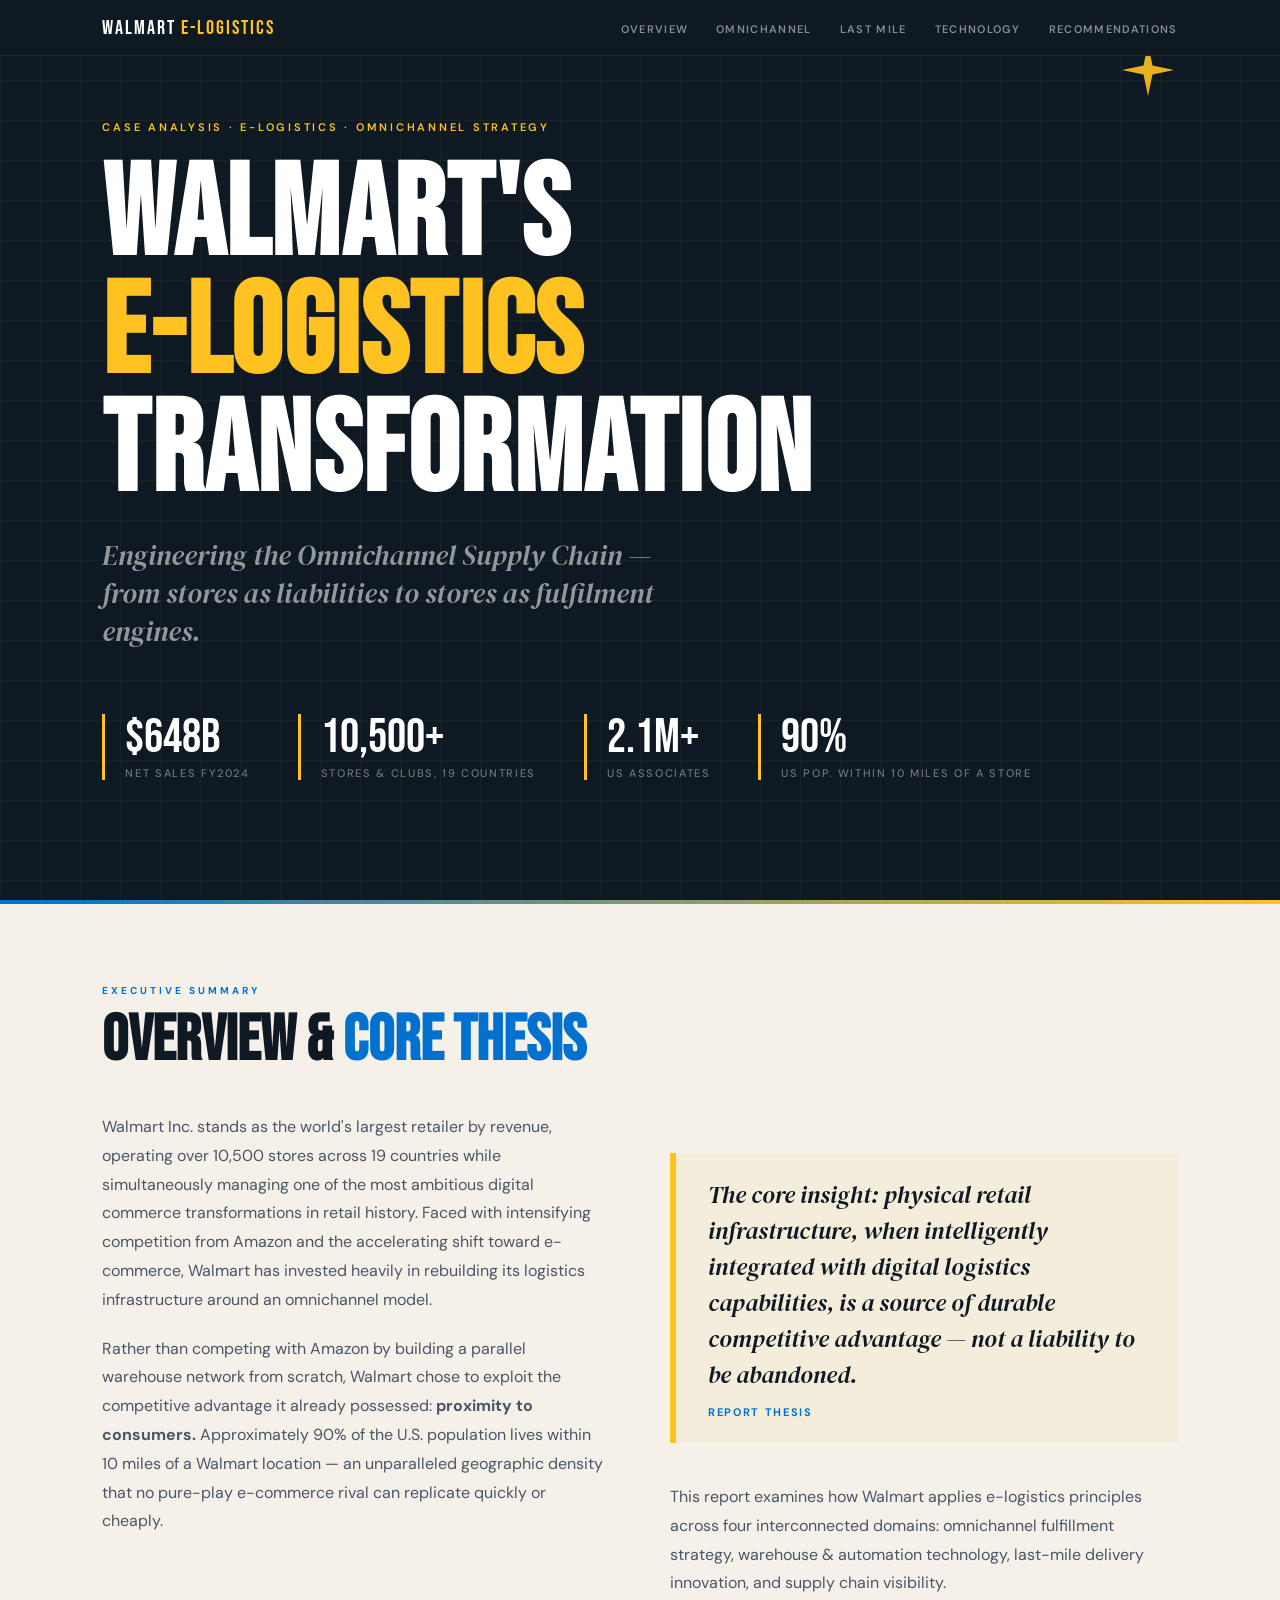
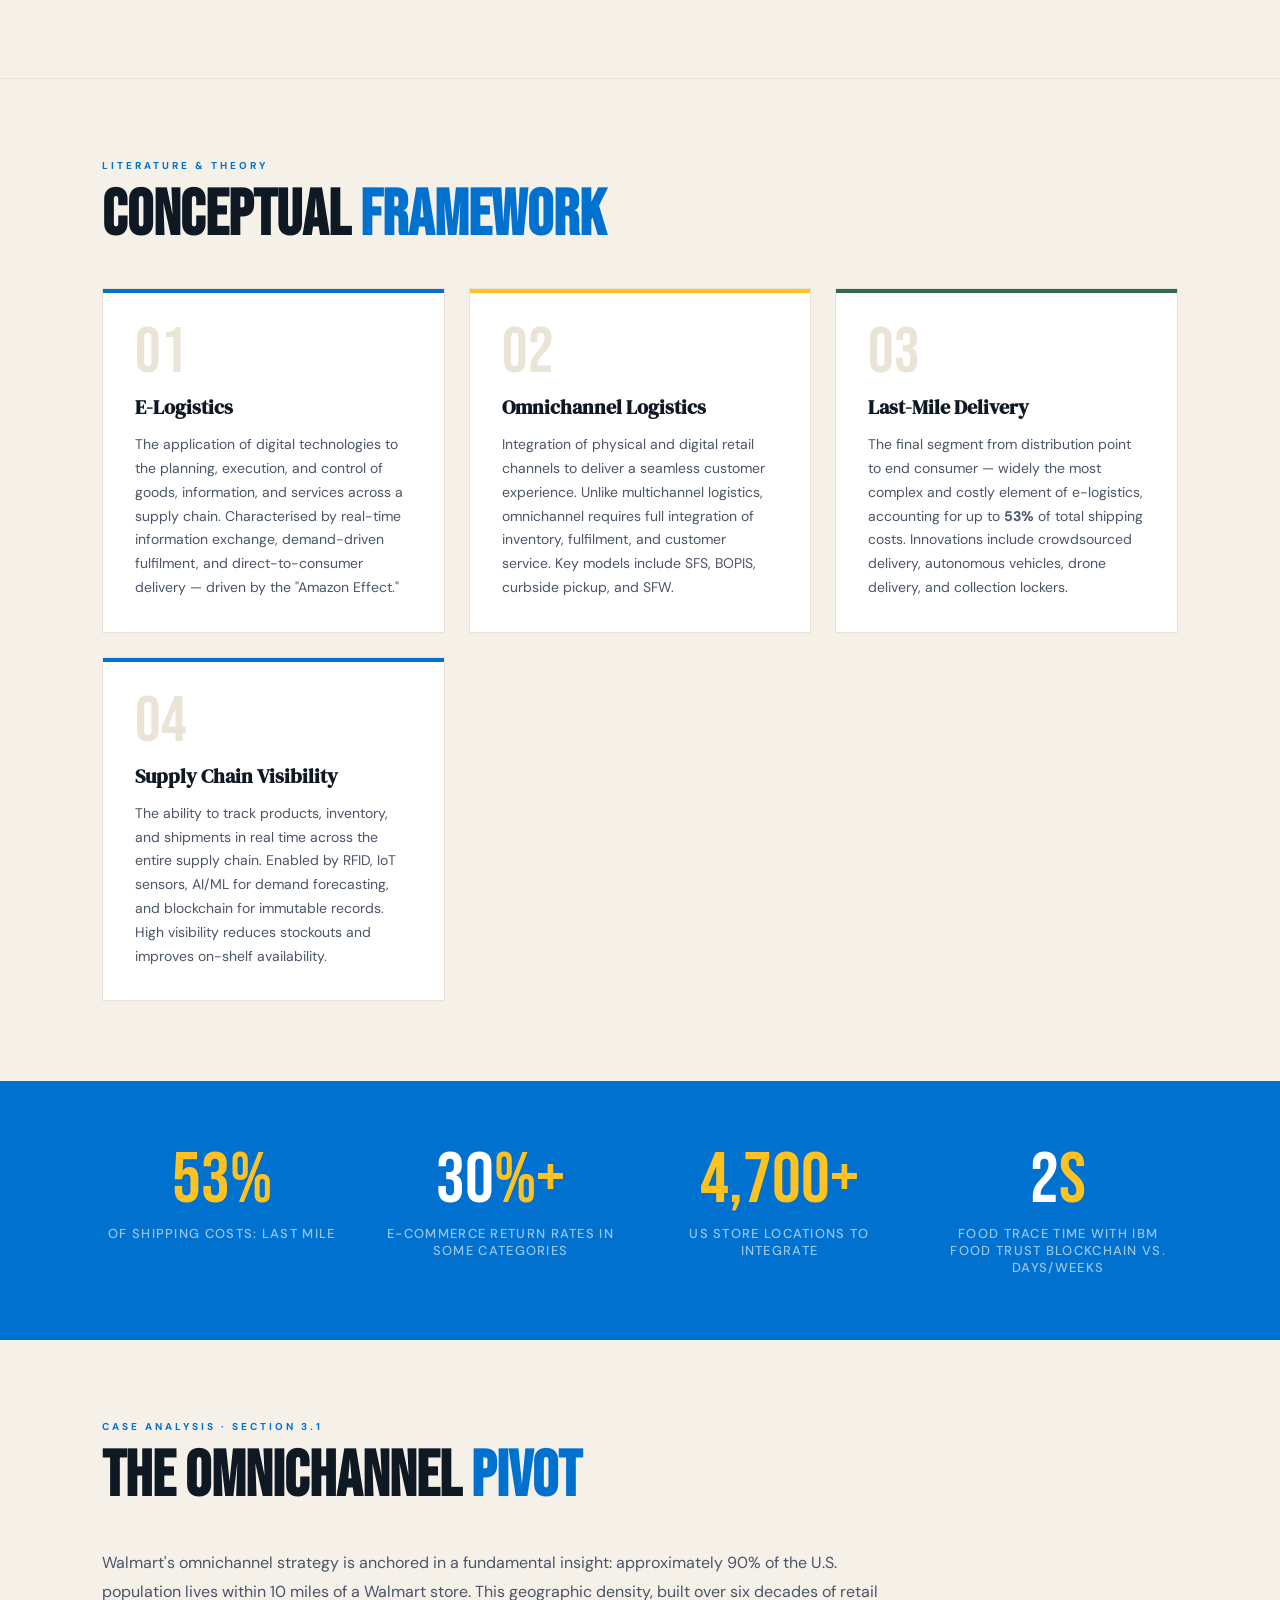
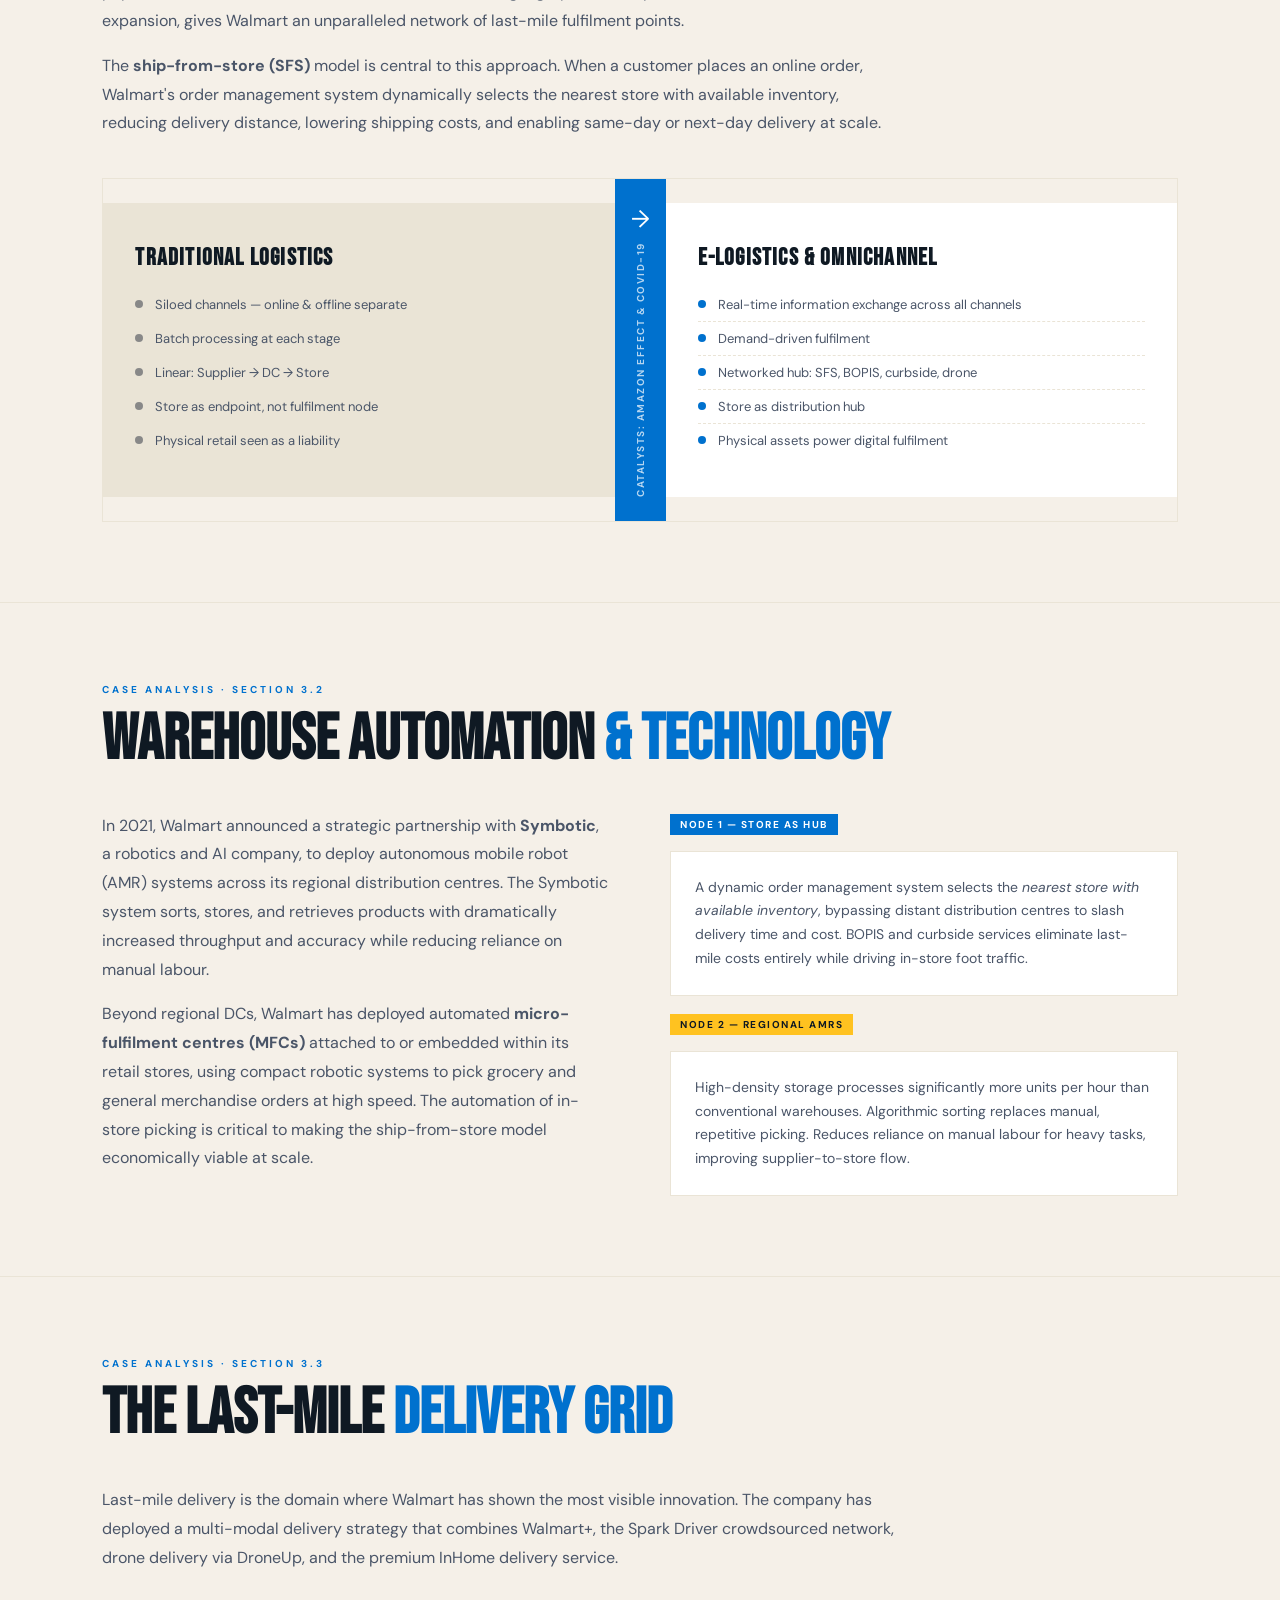
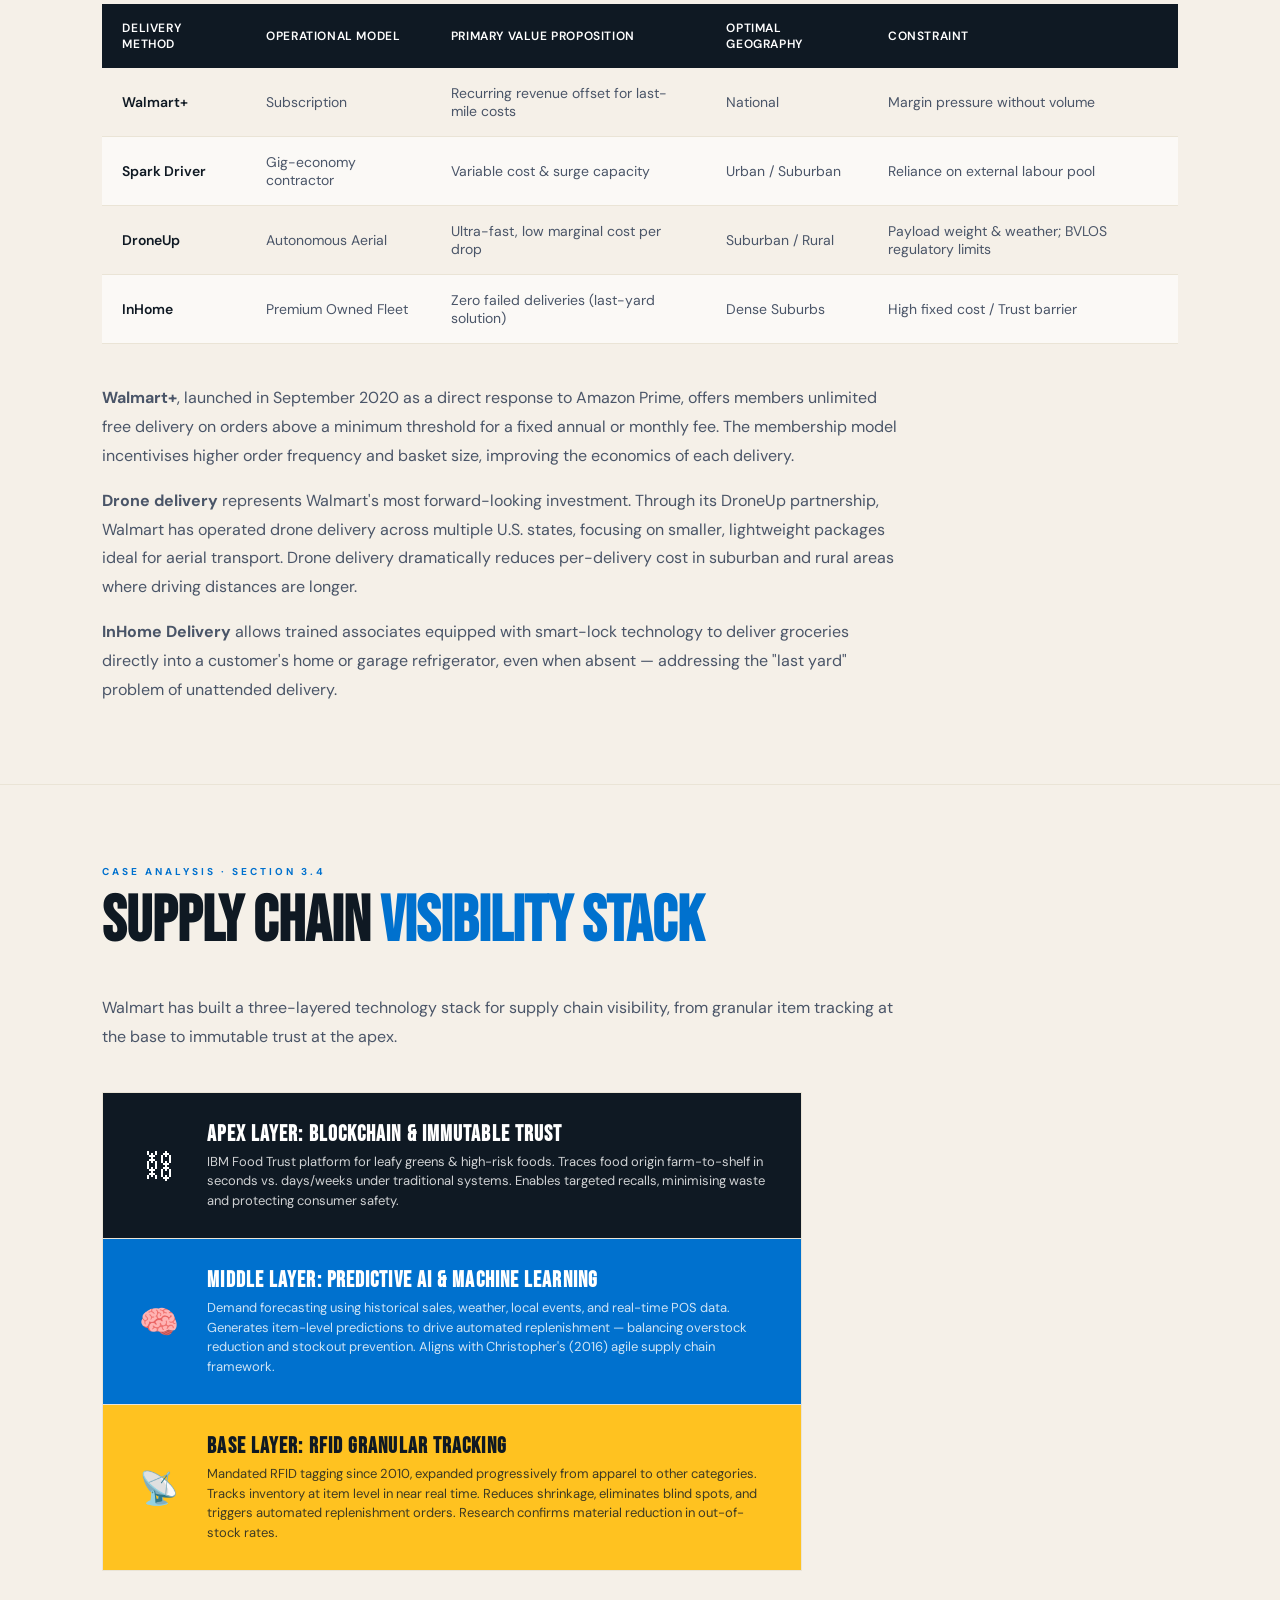
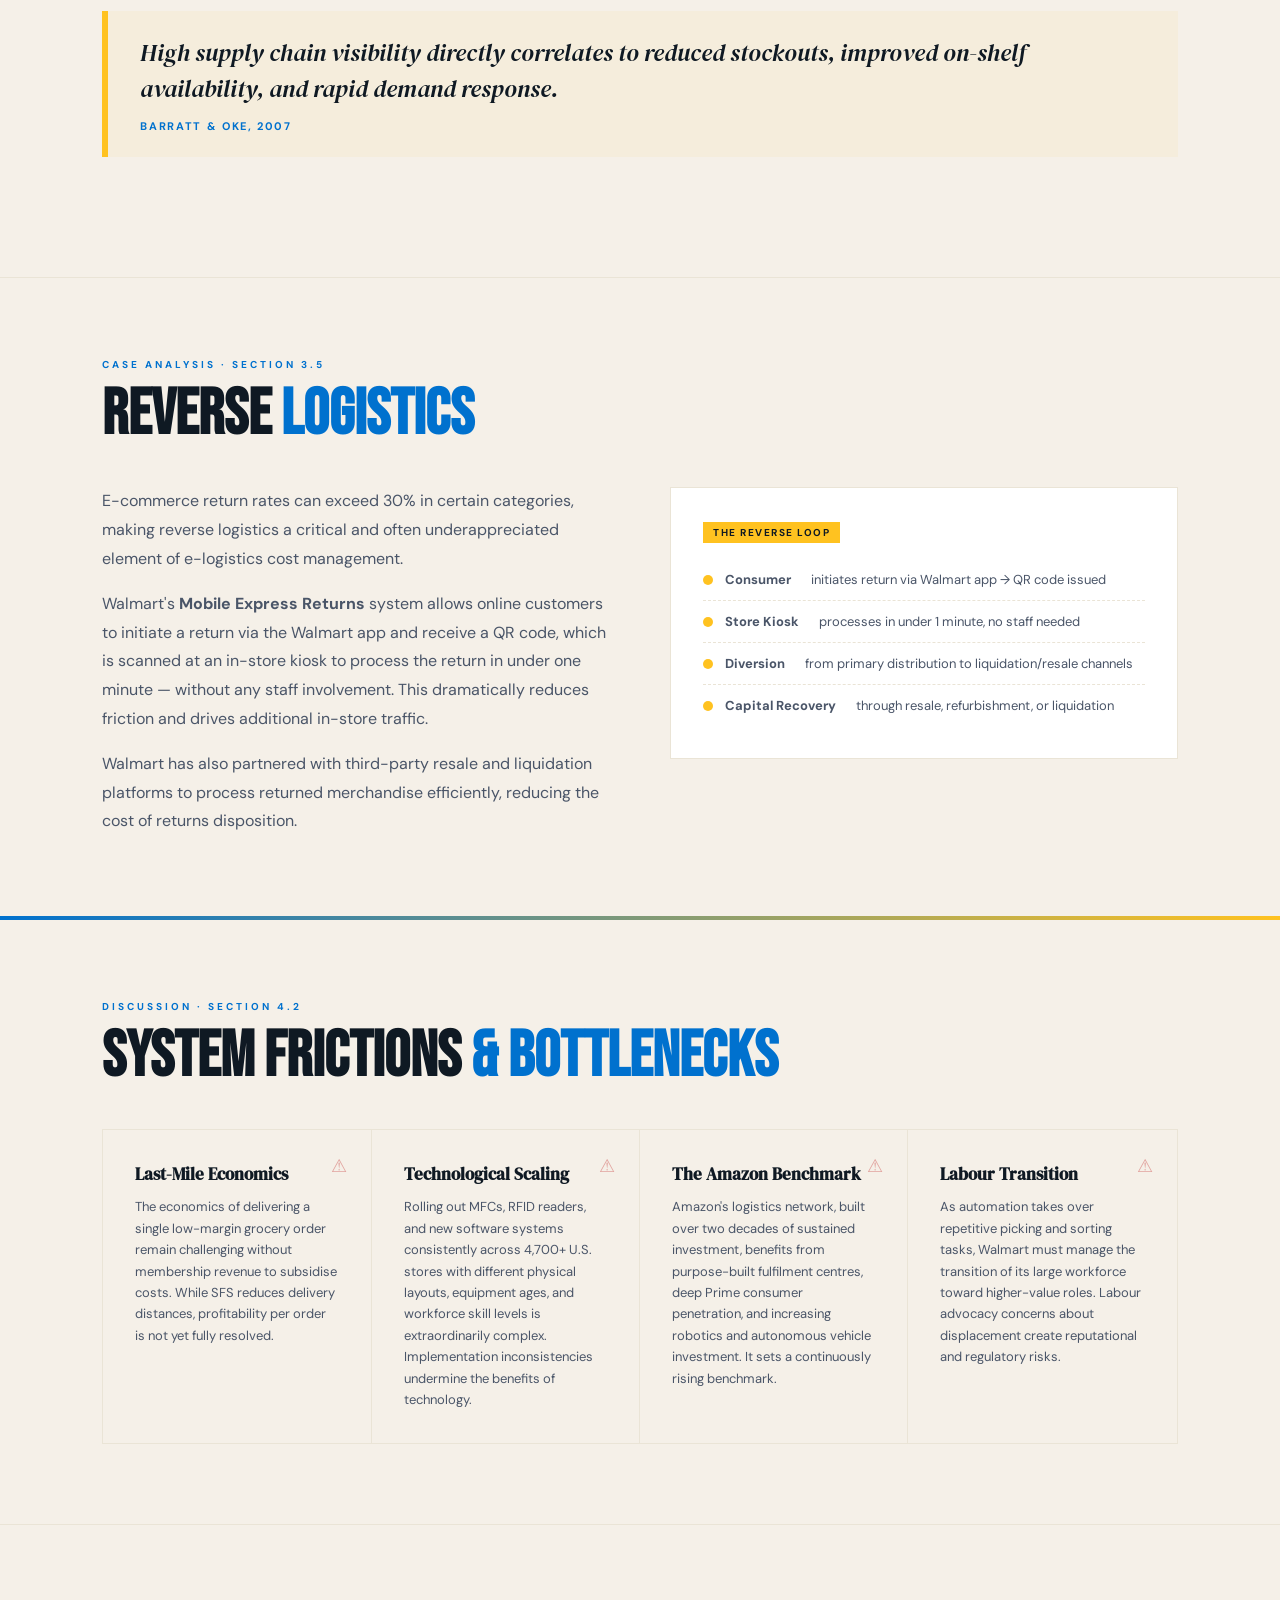
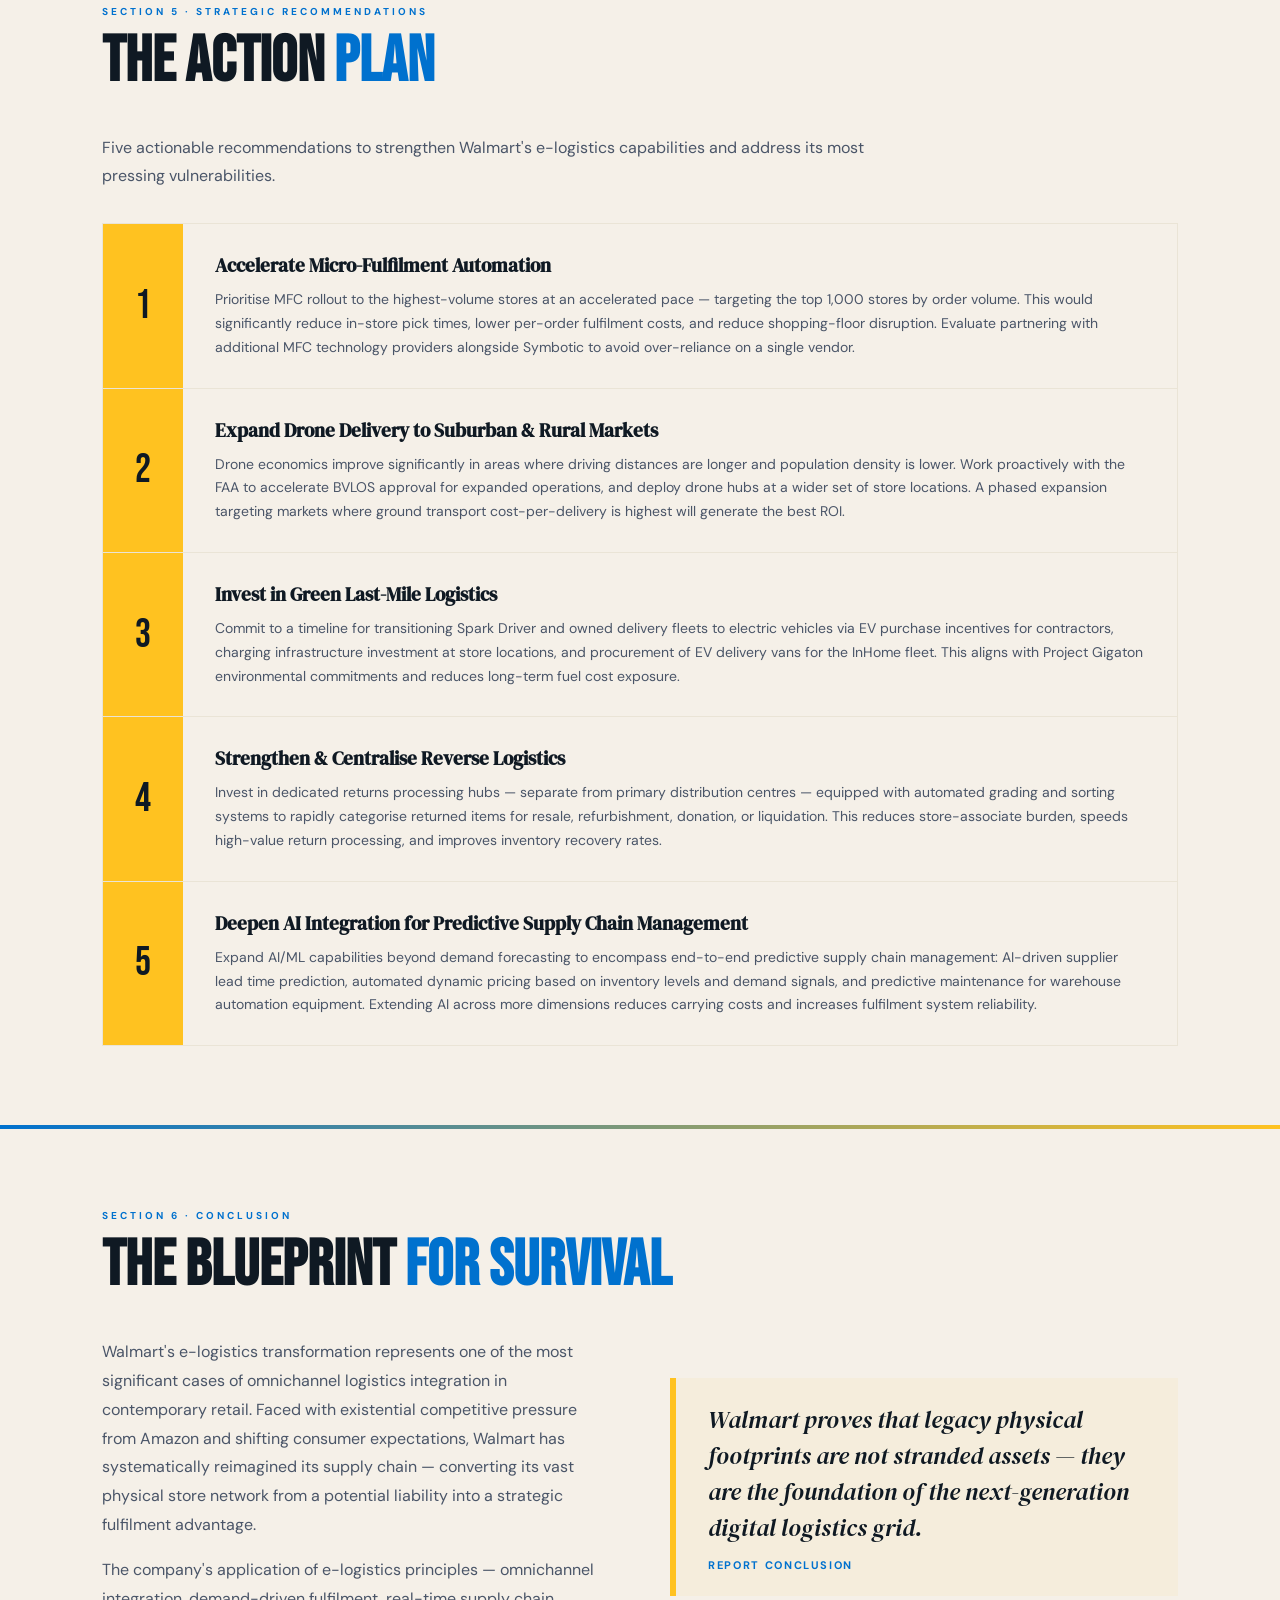
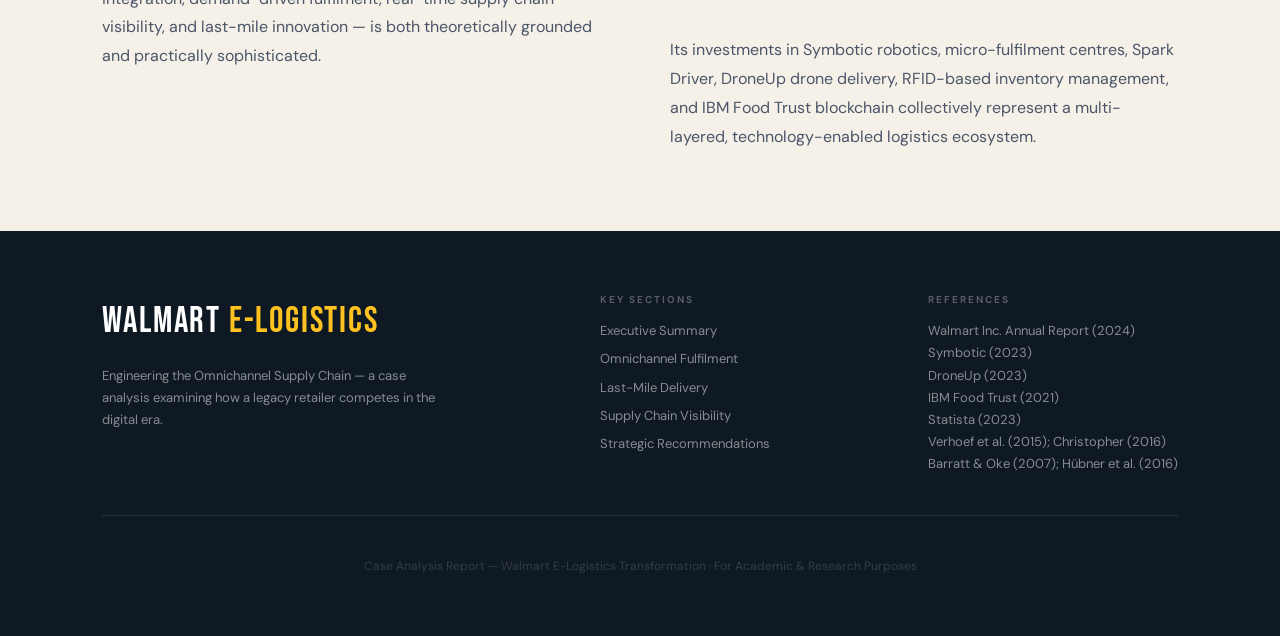
<file: elog/index.html>
<!DOCTYPE html>
<html lang="en">
<head>
<meta charset="UTF-8">
<meta name="viewport" content="width=device-width, initial-scale=1.0">
<title>Walmart's E-Logistics Case Analysis</title>
<link href="https://fonts.googleapis.com/css2?family=Bebas+Neue&family=DM+Serif+Display:ital@0;1&family=DM+Sans:wght@300;400;500;600&display=swap" rel="stylesheet">
<style>
  :root {
    --walmart-blue: #0071CE;
    --walmart-gold: #FFC220;
    --ink: #0F1923;
    --paper: #F5F0E8;
    --paper-dark: #EAE4D6;
    --slate: #4A5568;
    --accent-green: #2D6A4F;
    --grid-color: rgba(0,113,206,0.08);
  }

  *, *::before, *::after { box-sizing: border-box; margin: 0; padding: 0; }

  body {
    font-family: 'DM Sans', sans-serif;
    background: var(--paper);
    color: var(--ink);
    overflow-x: hidden;
  }

  /* Grid texture overlay */
  body::before {
    content: '';
    position: fixed;
    inset: 0;
    background-image:
      linear-gradient(var(--grid-color) 1px, transparent 1px),
      linear-gradient(90deg, var(--grid-color) 1px, transparent 1px);
    background-size: 40px 40px;
    pointer-events: none;
    z-index: 0;
  }

  /* ── HERO ── */
  .hero {
    position: relative;
    min-height: 100vh;
    display: flex;
    flex-direction: column;
    justify-content: center;
    padding: 80px 8vw;
    background: var(--ink);
    overflow: hidden;
  }

  .hero::before {
    content: '';
    position: absolute;
    inset: 0;
    background-image:
      linear-gradient(rgba(255,194,32,0.05) 1px, transparent 1px),
      linear-gradient(90deg, rgba(255,194,32,0.05) 1px, transparent 1px);
    background-size: 40px 40px;
  }

  .hero-spark {
    position: absolute;
    top: 40px;
    right: 8vw;
    width: 60px;
    height: 60px;
    opacity: 0.9;
    animation: spin 20s linear infinite;
  }

  @keyframes spin { to { transform: rotate(360deg); } }

  .hero-eyebrow {
    font-family: 'DM Sans', sans-serif;
    font-size: 11px;
    font-weight: 600;
    letter-spacing: 0.25em;
    text-transform: uppercase;
    color: var(--walmart-gold);
    margin-bottom: 24px;
    animation: fadeUp 0.6s ease both;
  }

  .hero h1 {
    font-family: 'Bebas Neue', sans-serif;
    font-size: clamp(56px, 10vw, 130px);
    line-height: 0.92;
    color: #fff;
    letter-spacing: 0.01em;
    animation: fadeUp 0.7s 0.1s ease both;
  }

  .hero h1 span { color: var(--walmart-gold); }

  .hero-sub {
    font-family: 'DM Serif Display', serif;
    font-style: italic;
    font-size: clamp(18px, 2.5vw, 28px);
    color: rgba(255,255,255,0.55);
    margin-top: 24px;
    max-width: 600px;
    animation: fadeUp 0.7s 0.2s ease both;
  }

  .hero-stats {
    display: flex;
    gap: 48px;
    margin-top: 64px;
    flex-wrap: wrap;
    animation: fadeUp 0.7s 0.3s ease both;
  }

  .hero-stat { border-left: 3px solid var(--walmart-gold); padding-left: 20px; }
  .hero-stat .num {
    font-family: 'Bebas Neue', sans-serif;
    font-size: 48px;
    color: #fff;
    line-height: 1;
  }
  .hero-stat .label {
    font-size: 11px;
    font-weight: 500;
    letter-spacing: 0.15em;
    text-transform: uppercase;
    color: rgba(255,255,255,0.4);
    margin-top: 4px;
  }

  @keyframes fadeUp {
    from { opacity: 0; transform: translateY(30px); }
    to   { opacity: 1; transform: translateY(0); }
  }

  /* ── SECTION WRAPPER ── */
  .section {
    position: relative;
    z-index: 1;
    padding: 80px 8vw;
    max-width: 1400px;
    margin: 0 auto;
  }

  .section-label {
    font-size: 10px;
    font-weight: 700;
    letter-spacing: 0.3em;
    text-transform: uppercase;
    color: var(--walmart-blue);
    margin-bottom: 12px;
  }

  .section-title {
    font-family: 'Bebas Neue', sans-serif;
    font-size: clamp(36px, 5vw, 64px);
    line-height: 1;
    color: var(--ink);
    margin-bottom: 40px;
  }

  .section-title span { color: var(--walmart-blue); }

  .prose {
    font-size: 16px;
    line-height: 1.8;
    color: var(--slate);
    max-width: 800px;
  }

  .prose + .prose { margin-top: 20px; }

  /* ── DIVIDER ── */
  .divider {
    border: none;
    border-top: 1px solid var(--paper-dark);
    margin: 0;
  }

  .divider-bold {
    border: none;
    height: 4px;
    background: linear-gradient(90deg, var(--walmart-blue) 0%, var(--walmart-gold) 100%);
    margin: 0;
  }

  /* ── STAT BAND ── */
  .stat-band {
    background: var(--walmart-blue);
    padding: 64px 8vw;
    display: grid;
    grid-template-columns: repeat(auto-fit, minmax(200px, 1fr));
    gap: 40px;
  }

  .band-stat { text-align: center; }
  .band-stat .big {
    font-family: 'Bebas Neue', sans-serif;
    font-size: 72px;
    color: #fff;
    line-height: 1;
  }
  .band-stat .big span { color: var(--walmart-gold); }
  .band-stat p {
    font-size: 13px;
    font-weight: 500;
    letter-spacing: 0.1em;
    text-transform: uppercase;
    color: rgba(255,255,255,0.6);
    margin-top: 8px;
  }

  /* ── CARD GRID ── */
  .card-grid {
    display: grid;
    grid-template-columns: repeat(auto-fit, minmax(280px, 1fr));
    gap: 24px;
    margin-top: 40px;
  }

  .card {
    background: #fff;
    border: 1px solid var(--paper-dark);
    padding: 32px;
    position: relative;
    transition: transform 0.2s, box-shadow 0.2s;
  }
  .card:hover { transform: translateY(-4px); box-shadow: 0 16px 40px rgba(0,0,0,0.08); }
  .card::before {
    content: '';
    position: absolute;
    top: 0; left: 0;
    width: 100%; height: 4px;
    background: var(--walmart-gold);
  }
  .card.blue::before { background: var(--walmart-blue); }
  .card.green::before { background: var(--accent-green); }

  .card-num {
    font-family: 'Bebas Neue', sans-serif;
    font-size: 64px;
    color: var(--paper-dark);
    line-height: 1;
    margin-bottom: 8px;
  }

  .card h3 {
    font-family: 'DM Serif Display', serif;
    font-size: 20px;
    color: var(--ink);
    margin-bottom: 12px;
  }

  .card p {
    font-size: 14px;
    line-height: 1.7;
    color: var(--slate);
  }

  /* ── TWO-COL LAYOUT ── */
  .two-col {
    display: grid;
    grid-template-columns: 1fr 1fr;
    gap: 60px;
    align-items: start;
    margin-top: 40px;
  }

  @media (max-width: 768px) {
    .two-col { grid-template-columns: 1fr; }
    .hero-stats { gap: 24px; }
  }

  /* ── DELIVERY MATRIX TABLE ── */
  .matrix-table {
    width: 100%;
    border-collapse: collapse;
    margin-top: 32px;
    font-size: 14px;
  }

  .matrix-table thead tr {
    background: var(--ink);
    color: #fff;
  }

  .matrix-table th {
    padding: 16px 20px;
    text-align: left;
    font-weight: 600;
    letter-spacing: 0.05em;
    font-size: 12px;
    text-transform: uppercase;
  }

  .matrix-table td {
    padding: 16px 20px;
    border-bottom: 1px solid var(--paper-dark);
    color: var(--slate);
  }

  .matrix-table tr:nth-child(even) td { background: rgba(255,255,255,0.6); }
  .matrix-table tr:hover td { background: rgba(0,113,206,0.04); }

  .matrix-table td:first-child {
    font-weight: 600;
    color: var(--ink);
  }

  /* ── TECH STACK PYRAMID ── */
  .pyramid-wrapper {
    margin-top: 40px;
    display: flex;
    flex-direction: column;
    gap: 0;
    max-width: 700px;
  }

  .pyramid-tier {
    display: flex;
    align-items: center;
    gap: 24px;
    padding: 28px 32px;
    border: 1px solid var(--paper-dark);
    border-bottom: none;
    transition: transform 0.2s;
  }
  .pyramid-tier:last-child { border-bottom: 1px solid var(--paper-dark); }
  .pyramid-tier:hover { transform: translateX(8px); }

  .tier-1 { background: var(--walmart-gold); }
  .tier-2 { background: var(--walmart-blue); color: #fff; }
  .tier-3 { background: var(--ink); color: #fff; }

  .tier-icon {
    font-size: 32px;
    flex-shrink: 0;
    width: 48px;
    text-align: center;
  }

  .tier-text h4 {
    font-family: 'Bebas Neue', sans-serif;
    font-size: 22px;
    letter-spacing: 0.05em;
  }

  .tier-text p {
    font-size: 13px;
    line-height: 1.5;
    opacity: 0.8;
    margin-top: 4px;
  }

  /* ── OMNICHANNEL PIVOT DIAGRAM ── */
  .pivot-diagram {
    display: grid;
    grid-template-columns: 1fr auto 1fr;
    gap: 0;
    align-items: center;
    margin-top: 40px;
    border: 1px solid var(--paper-dark);
    overflow: hidden;
  }

  .pivot-col {
    padding: 40px 32px;
  }

  .pivot-col.traditional { background: var(--paper-dark); }
  .pivot-col.modern { background: #fff; }

  .pivot-arrow {
    padding: 24px 16px;
    background: var(--walmart-blue);
    display: flex;
    flex-direction: column;
    align-items: center;
    justify-content: center;
    gap: 8px;
    color: #fff;
    font-size: 24px;
    min-height: 200px;
  }

  .pivot-arrow span {
    font-size: 10px;
    font-weight: 700;
    letter-spacing: 0.15em;
    text-transform: uppercase;
    writing-mode: vertical-rl;
    transform: rotate(180deg);
    opacity: 0.7;
  }

  .pivot-col h4 {
    font-family: 'Bebas Neue', sans-serif;
    font-size: 24px;
    color: var(--ink);
    margin-bottom: 16px;
    letter-spacing: 0.05em;
  }

  .flow-item {
    display: flex;
    align-items: center;
    gap: 12px;
    padding: 8px 0;
    font-size: 13px;
    color: var(--slate);
    border-bottom: 1px dashed var(--paper-dark);
  }
  .flow-item:last-child { border-bottom: none; }

  .flow-dot {
    width: 8px; height: 8px;
    border-radius: 50%;
    flex-shrink: 0;
  }

  /* ── CHALLENGE CARDS ── */
  .challenge-grid {
    display: grid;
    grid-template-columns: repeat(auto-fit, minmax(240px, 1fr));
    gap: 0;
    margin-top: 40px;
    border: 1px solid var(--paper-dark);
  }

  .challenge-item {
    padding: 32px;
    border-right: 1px solid var(--paper-dark);
    position: relative;
  }

  .challenge-item:last-child { border-right: none; }

  .challenge-item::before {
    content: '⚠';
    position: absolute;
    top: 24px;
    right: 24px;
    font-size: 18px;
    color: #C53030;
    opacity: 0.4;
  }

  .challenge-item h4 {
    font-family: 'DM Serif Display', serif;
    font-size: 17px;
    color: var(--ink);
    margin-bottom: 10px;
  }

  .challenge-item p {
    font-size: 13px;
    line-height: 1.65;
    color: var(--slate);
  }

  /* ── RECOMMENDATIONS ── */
  .rec-list { margin-top: 40px; }

  .rec-item {
    display: grid;
    grid-template-columns: 80px 1fr;
    gap: 0;
    border: 1px solid var(--paper-dark);
    margin-bottom: -1px;
    transition: background 0.2s;
  }

  .rec-item:hover { background: rgba(255,194,32,0.05); }

  .rec-num {
    background: var(--walmart-gold);
    display: flex;
    align-items: center;
    justify-content: center;
    font-family: 'Bebas Neue', sans-serif;
    font-size: 40px;
    color: var(--ink);
  }

  .rec-body { padding: 28px 32px; }

  .rec-body h4 {
    font-family: 'DM Serif Display', serif;
    font-size: 19px;
    color: var(--ink);
    margin-bottom: 10px;
  }

  .rec-body p {
    font-size: 14px;
    line-height: 1.7;
    color: var(--slate);
  }

  /* ── FOOTER ── */
  .footer {
    background: var(--ink);
    padding: 60px 8vw;
    color: rgba(255,255,255,0.5);
    font-size: 13px;
    line-height: 1.7;
    position: relative;
    z-index: 1;
  }

  .footer-top {
    display: flex;
    justify-content: space-between;
    align-items: flex-start;
    gap: 40px;
    flex-wrap: wrap;
    margin-bottom: 40px;
    padding-bottom: 40px;
    border-bottom: 1px solid rgba(255,255,255,0.1);
  }

  .footer-logo {
    font-family: 'Bebas Neue', sans-serif;
    font-size: 36px;
    color: #fff;
    letter-spacing: 0.05em;
  }

  .footer-logo span { color: var(--walmart-gold); }

  .footer h5 {
    font-size: 10px;
    font-weight: 700;
    letter-spacing: 0.2em;
    text-transform: uppercase;
    color: rgba(255,255,255,0.3);
    margin-bottom: 12px;
  }

  .footer a {
    color: rgba(255,255,255,0.5);
    text-decoration: none;
    display: block;
    margin-bottom: 6px;
    transition: color 0.2s;
  }
  .footer a:hover { color: var(--walmart-gold); }

  /* ── NAV ── */
  .top-nav {
    position: fixed;
    top: 0; left: 0; right: 0;
    z-index: 100;
    display: flex;
    align-items: center;
    justify-content: space-between;
    padding: 0 8vw;
    height: 56px;
    background: rgba(15,25,35,0.92);
    backdrop-filter: blur(12px);
    border-bottom: 1px solid rgba(255,255,255,0.08);
  }

  .nav-brand {
    font-family: 'Bebas Neue', sans-serif;
    font-size: 20px;
    color: #fff;
    letter-spacing: 0.1em;
  }
  .nav-brand span { color: var(--walmart-gold); }

  .nav-links {
    display: flex;
    gap: 28px;
    list-style: none;
  }

  .nav-links a {
    font-size: 11px;
    font-weight: 600;
    letter-spacing: 0.12em;
    text-transform: uppercase;
    color: rgba(255,255,255,0.5);
    text-decoration: none;
    transition: color 0.2s;
  }
  .nav-links a:hover { color: var(--walmart-gold); }

  @media (max-width: 640px) {
    .nav-links { display: none; }
    .pivot-diagram { grid-template-columns: 1fr; }
    .pivot-arrow { min-height: auto; }
    .challenge-item { border-right: none; border-bottom: 1px solid var(--paper-dark); }
    .challenge-item:last-child { border-bottom: none; }
    .matrix-table { font-size: 12px; }
    .matrix-table th, .matrix-table td { padding: 10px 12px; }
  }

  /* ── BLOCKQUOTE ── */
  .pull-quote {
    border-left: 6px solid var(--walmart-gold);
    padding: 24px 32px;
    margin: 40px 0;
    background: rgba(255,194,32,0.06);
  }

  .pull-quote p {
    font-family: 'DM Serif Display', serif;
    font-style: italic;
    font-size: clamp(18px, 2.5vw, 24px);
    line-height: 1.5;
    color: var(--ink);
  }

  .pull-quote cite {
    display: block;
    margin-top: 12px;
    font-size: 11px;
    font-weight: 700;
    letter-spacing: 0.15em;
    text-transform: uppercase;
    color: var(--walmart-blue);
    font-style: normal;
  }

  /* ── TAG ── */
  .tag {
    display: inline-block;
    background: var(--walmart-blue);
    color: #fff;
    font-size: 10px;
    font-weight: 700;
    letter-spacing: 0.15em;
    text-transform: uppercase;
    padding: 4px 10px;
    margin-bottom: 16px;
  }

  .tag.gold { background: var(--walmart-gold); color: var(--ink); }
  .tag.green { background: var(--accent-green); }

</style>
</head>
<body>

<!-- NAV -->
<nav class="top-nav">
  <div class="nav-brand">WALMART <span>E-LOGISTICS</span></div>
  <ul class="nav-links">
    <li><a href="#overview">Overview</a></li>
    <li><a href="#omnichannel">Omnichannel</a></li>
    <li><a href="#lastmile">Last Mile</a></li>
    <li><a href="#technology">Technology</a></li>
    <li><a href="#recommendations">Recommendations</a></li>
  </ul>
</nav>

<!-- HERO -->
<section class="hero">
  <!-- Walmart spark icon -->
  <svg class="hero-spark" viewBox="0 0 60 60" fill="none" xmlns="http://www.w3.org/2000/svg">
    <path d="M30 4L34.5 25.5L56 30L34.5 34.5L30 56L25.5 34.5L4 30L25.5 25.5L30 4Z" fill="#FFC220"/>
  </svg>

  <div class="hero-eyebrow">Case Analysis · E-Logistics · Omnichannel Strategy</div>
  <h1>WALMART'S<br><span>E-LOGISTICS</span><br>TRANSFORMATION</h1>
  <p class="hero-sub">Engineering the Omnichannel Supply Chain — from stores as liabilities to stores as fulfilment engines.</p>

  <div class="hero-stats">
    <div class="hero-stat">
      <div class="num">$648B</div>
      <div class="label">Net Sales FY2024</div>
    </div>
    <div class="hero-stat">
      <div class="num">10,500+</div>
      <div class="label">Stores & Clubs, 19 Countries</div>
    </div>
    <div class="hero-stat">
      <div class="num">2.1M+</div>
      <div class="label">US Associates</div>
    </div>
    <div class="hero-stat">
      <div class="num">90%</div>
      <div class="label">US Pop. within 10 miles of a Store</div>
    </div>
  </div>
</section>

<div class="divider-bold"></div>

<!-- ── EXECUTIVE SUMMARY ── -->
<section class="section" id="overview">
  <div class="section-label">Executive Summary</div>
  <h2 class="section-title">OVERVIEW &amp; <span>CORE THESIS</span></h2>

  <div class="two-col">
    <div>
      <p class="prose">Walmart Inc. stands as the world's largest retailer by revenue, operating over 10,500 stores across 19 countries while simultaneously managing one of the most ambitious digital commerce transformations in retail history. Faced with intensifying competition from Amazon and the accelerating shift toward e-commerce, Walmart has invested heavily in rebuilding its logistics infrastructure around an omnichannel model.</p>
      <p class="prose" style="margin-top:20px">Rather than competing with Amazon by building a parallel warehouse network from scratch, Walmart chose to exploit the competitive advantage it already possessed: <strong>proximity to consumers.</strong> Approximately 90% of the U.S. population lives within 10 miles of a Walmart location — an unparalleled geographic density that no pure-play e-commerce rival can replicate quickly or cheaply.</p>
    </div>
    <div>
      <div class="pull-quote">
        <p>The core insight: physical retail infrastructure, when intelligently integrated with digital logistics capabilities, is a source of durable competitive advantage — not a liability to be abandoned.</p>
        <cite>Report Thesis</cite>
      </div>
      <p class="prose" style="margin-top:20px">This report examines how Walmart applies e-logistics principles across four interconnected domains: omnichannel fulfillment strategy, warehouse &amp; automation technology, last-mile delivery innovation, and supply chain visibility.</p>
    </div>
  </div>
</section>

<hr class="divider">

<!-- ── CONCEPTUAL FRAMEWORK ── -->
<section class="section">
  <div class="section-label">Literature &amp; Theory</div>
  <h2 class="section-title">CONCEPTUAL <span>FRAMEWORK</span></h2>

  <div class="card-grid">
    <div class="card blue">
      <div class="card-num">01</div>
      <h3>E-Logistics</h3>
      <p>The application of digital technologies to the planning, execution, and control of goods, information, and services across a supply chain. Characterised by real-time information exchange, demand-driven fulfilment, and direct-to-consumer delivery — driven by the "Amazon Effect."</p>
    </div>
    <div class="card">
      <div class="card-num">02</div>
      <h3>Omnichannel Logistics</h3>
      <p>Integration of physical and digital retail channels to deliver a seamless customer experience. Unlike multichannel logistics, omnichannel requires full integration of inventory, fulfilment, and customer service. Key models include SFS, BOPIS, curbside pickup, and SFW.</p>
    </div>
    <div class="card green">
      <div class="card-num">03</div>
      <h3>Last-Mile Delivery</h3>
      <p>The final segment from distribution point to end consumer — widely the most complex and costly element of e-logistics, accounting for up to <strong>53%</strong> of total shipping costs. Innovations include crowdsourced delivery, autonomous vehicles, drone delivery, and collection lockers.</p>
    </div>
    <div class="card blue">
      <div class="card-num">04</div>
      <h3>Supply Chain Visibility</h3>
      <p>The ability to track products, inventory, and shipments in real time across the entire supply chain. Enabled by RFID, IoT sensors, AI/ML for demand forecasting, and blockchain for immutable records. High visibility reduces stockouts and improves on-shelf availability.</p>
    </div>
  </div>
</section>

<div class="stat-band">
  <div class="band-stat">
    <div class="big"><span>53%</span></div>
    <p>of shipping costs: last mile</p>
  </div>
  <div class="band-stat">
    <div class="big">30<span>%+</span></div>
    <p>e-commerce return rates in some categories</p>
  </div>
  <div class="band-stat">
    <div class="big"><span>4,700+</span></div>
    <p>US store locations to integrate</p>
  </div>
  <div class="band-stat">
    <div class="big">2<span>s</span></div>
    <p>food trace time with IBM Food Trust blockchain vs. days/weeks</p>
  </div>
</div>

<!-- ── OMNICHANNEL ── -->
<section class="section" id="omnichannel">
  <div class="section-label">Case Analysis · Section 3.1</div>
  <h2 class="section-title">THE OMNICHANNEL <span>PIVOT</span></h2>

  <p class="prose">Walmart's omnichannel strategy is anchored in a fundamental insight: approximately 90% of the U.S. population lives within 10 miles of a Walmart store. This geographic density, built over six decades of retail expansion, gives Walmart an unparalleled network of last-mile fulfilment points.</p>
  <p class="prose" style="margin-top:16px">The <strong>ship-from-store (SFS)</strong> model is central to this approach. When a customer places an online order, Walmart's order management system dynamically selects the nearest store with available inventory, reducing delivery distance, lowering shipping costs, and enabling same-day or next-day delivery at scale.</p>

  <!-- Pivot diagram -->
  <div class="pivot-diagram">
    <div class="pivot-col traditional">
      <h4>Traditional Logistics</h4>
      <div class="flow-item"><div class="flow-dot" style="background:#888"></div>Siloed channels — online &amp; offline separate</div>
      <div class="flow-item"><div class="flow-dot" style="background:#888"></div>Batch processing at each stage</div>
      <div class="flow-item"><div class="flow-dot" style="background:#888"></div>Linear: Supplier → DC → Store</div>
      <div class="flow-item"><div class="flow-dot" style="background:#888"></div>Store as endpoint, not fulfilment node</div>
      <div class="flow-item"><div class="flow-dot" style="background:#888"></div>Physical retail seen as a liability</div>
    </div>
    <div class="pivot-arrow">
      →
      <span>Catalysts: Amazon Effect &amp; COVID-19</span>
    </div>
    <div class="pivot-col modern">
      <h4>E-Logistics &amp; Omnichannel</h4>
      <div class="flow-item"><div class="flow-dot" style="background:var(--walmart-blue)"></div>Real-time information exchange across all channels</div>
      <div class="flow-item"><div class="flow-dot" style="background:var(--walmart-blue)"></div>Demand-driven fulfilment</div>
      <div class="flow-item"><div class="flow-dot" style="background:var(--walmart-blue)"></div>Networked hub: SFS, BOPIS, curbside, drone</div>
      <div class="flow-item"><div class="flow-dot" style="background:var(--walmart-blue)"></div>Store as distribution hub</div>
      <div class="flow-item"><div class="flow-dot" style="background:var(--walmart-blue)"></div>Physical assets power digital fulfilment</div>
    </div>
  </div>
</section>

<hr class="divider">

<!-- ── WAREHOUSE AUTOMATION ── -->
<section class="section">
  <div class="section-label">Case Analysis · Section 3.2</div>
  <h2 class="section-title">WAREHOUSE AUTOMATION <span>&amp; TECHNOLOGY</span></h2>

  <div class="two-col">
    <div>
      <p class="prose">In 2021, Walmart announced a strategic partnership with <strong>Symbotic</strong>, a robotics and AI company, to deploy autonomous mobile robot (AMR) systems across its regional distribution centres. The Symbotic system sorts, stores, and retrieves products with dramatically increased throughput and accuracy while reducing reliance on manual labour.</p>
      <p class="prose" style="margin-top:16px">Beyond regional DCs, Walmart has deployed automated <strong>micro-fulfilment centres (MFCs)</strong> attached to or embedded within its retail stores, using compact robotic systems to pick grocery and general merchandise orders at high speed. The automation of in-store picking is critical to making the ship-from-store model economically viable at scale.</p>
    </div>
    <div>
      <div class="tag">Node 1 — Store as Hub</div>
      <div style="background:#fff; border:1px solid var(--paper-dark); padding:24px; margin-bottom:16px;">
        <p style="font-size:14px;color:var(--slate);line-height:1.7">A dynamic order management system selects the <em>nearest store with available inventory</em>, bypassing distant distribution centres to slash delivery time and cost. BOPIS and curbside services eliminate last-mile costs entirely while driving in-store foot traffic.</p>
      </div>
      <div class="tag gold">Node 2 — Regional AMRs</div>
      <div style="background:#fff; border:1px solid var(--paper-dark); padding:24px;">
        <p style="font-size:14px;color:var(--slate);line-height:1.7">High-density storage processes significantly more units per hour than conventional warehouses. Algorithmic sorting replaces manual, repetitive picking. Reduces reliance on manual labour for heavy tasks, improving supplier-to-store flow.</p>
      </div>
    </div>
  </div>
</section>

<hr class="divider">

<!-- ── LAST MILE ── -->
<section class="section" id="lastmile">
  <div class="section-label">Case Analysis · Section 3.3</div>
  <h2 class="section-title">THE LAST-MILE <span>DELIVERY GRID</span></h2>

  <p class="prose">Last-mile delivery is the domain where Walmart has shown the most visible innovation. The company has deployed a multi-modal delivery strategy that combines Walmart+, the Spark Driver crowdsourced network, drone delivery via DroneUp, and the premium InHome delivery service.</p>

  <table class="matrix-table">
    <thead>
      <tr>
        <th>Delivery Method</th>
        <th>Operational Model</th>
        <th>Primary Value Proposition</th>
        <th>Optimal Geography</th>
        <th>Constraint</th>
      </tr>
    </thead>
    <tbody>
      <tr>
        <td>Walmart+</td>
        <td>Subscription</td>
        <td>Recurring revenue offset for last-mile costs</td>
        <td>National</td>
        <td>Margin pressure without volume</td>
      </tr>
      <tr>
        <td>Spark Driver</td>
        <td>Gig-economy contractor</td>
        <td>Variable cost &amp; surge capacity</td>
        <td>Urban / Suburban</td>
        <td>Reliance on external labour pool</td>
      </tr>
      <tr>
        <td>DroneUp</td>
        <td>Autonomous Aerial</td>
        <td>Ultra-fast, low marginal cost per drop</td>
        <td>Suburban / Rural</td>
        <td>Payload weight &amp; weather; BVLOS regulatory limits</td>
      </tr>
      <tr>
        <td>InHome</td>
        <td>Premium Owned Fleet</td>
        <td>Zero failed deliveries (last-yard solution)</td>
        <td>Dense Suburbs</td>
        <td>High fixed cost / Trust barrier</td>
      </tr>
    </tbody>
  </table>

  <div style="margin-top:40px">
    <p class="prose"><strong>Walmart+</strong>, launched in September 2020 as a direct response to Amazon Prime, offers members unlimited free delivery on orders above a minimum threshold for a fixed annual or monthly fee. The membership model incentivises higher order frequency and basket size, improving the economics of each delivery.</p>
    <p class="prose" style="margin-top:16px"><strong>Drone delivery</strong> represents Walmart's most forward-looking investment. Through its DroneUp partnership, Walmart has operated drone delivery across multiple U.S. states, focusing on smaller, lightweight packages ideal for aerial transport. Drone delivery dramatically reduces per-delivery cost in suburban and rural areas where driving distances are longer.</p>
    <p class="prose" style="margin-top:16px"><strong>InHome Delivery</strong> allows trained associates equipped with smart-lock technology to deliver groceries directly into a customer's home or garage refrigerator, even when absent — addressing the "last yard" problem of unattended delivery.</p>
  </div>
</section>

<hr class="divider">

<!-- ── TECH STACK ── -->
<section class="section" id="technology">
  <div class="section-label">Case Analysis · Section 3.4</div>
  <h2 class="section-title">SUPPLY CHAIN <span>VISIBILITY STACK</span></h2>

  <p class="prose">Walmart has built a three-layered technology stack for supply chain visibility, from granular item tracking at the base to immutable trust at the apex.</p>

  <div class="pyramid-wrapper">
    <div class="pyramid-tier tier-3">
      <div class="tier-icon">⛓</div>
      <div class="tier-text">
        <h4>Apex Layer: Blockchain &amp; Immutable Trust</h4>
        <p>IBM Food Trust platform for leafy greens &amp; high-risk foods. Traces food origin farm-to-shelf in seconds vs. days/weeks under traditional systems. Enables targeted recalls, minimising waste and protecting consumer safety.</p>
      </div>
    </div>
    <div class="pyramid-tier tier-2">
      <div class="tier-icon">🧠</div>
      <div class="tier-text">
        <h4>Middle Layer: Predictive AI &amp; Machine Learning</h4>
        <p>Demand forecasting using historical sales, weather, local events, and real-time POS data. Generates item-level predictions to drive automated replenishment — balancing overstock reduction and stockout prevention. Aligns with Christopher's (2016) agile supply chain framework.</p>
      </div>
    </div>
    <div class="pyramid-tier tier-1">
      <div class="tier-icon" style="color:var(--ink)">📡</div>
      <div class="tier-text" style="color:var(--ink)">
        <h4>Base Layer: RFID Granular Tracking</h4>
        <p>Mandated RFID tagging since 2010, expanded progressively from apparel to other categories. Tracks inventory at item level in near real time. Reduces shrinkage, eliminates blind spots, and triggers automated replenishment orders. Research confirms material reduction in out-of-stock rates.</p>
      </div>
    </div>
  </div>

  <div class="pull-quote" style="margin-top:40px">
    <p>High supply chain visibility directly correlates to reduced stockouts, improved on-shelf availability, and rapid demand response.</p>
    <cite>Barratt &amp; Oke, 2007</cite>
  </div>
</section>

<hr class="divider">

<!-- ── REVERSE LOGISTICS ── -->
<section class="section">
  <div class="section-label">Case Analysis · Section 3.5</div>
  <h2 class="section-title">REVERSE <span>LOGISTICS</span></h2>

  <div class="two-col">
    <div>
      <p class="prose">E-commerce return rates can exceed 30% in certain categories, making reverse logistics a critical and often underappreciated element of e-logistics cost management.</p>
      <p class="prose" style="margin-top:16px">Walmart's <strong>Mobile Express Returns</strong> system allows online customers to initiate a return via the Walmart app and receive a QR code, which is scanned at an in-store kiosk to process the return in under one minute — without any staff involvement. This dramatically reduces friction and drives additional in-store traffic.</p>
      <p class="prose" style="margin-top:16px">Walmart has also partnered with third-party resale and liquidation platforms to process returned merchandise efficiently, reducing the cost of returns disposition.</p>
    </div>
    <div>
      <div style="background:#fff; border:1px solid var(--paper-dark); padding:32px;">
        <div class="tag gold">The Reverse Loop</div>
        <div class="flow-item" style="padding:12px 0;"><div class="flow-dot" style="background:var(--walmart-gold);width:10px;height:10px"></div><strong style="margin-right:8px">Consumer</strong> initiates return via Walmart app → QR code issued</div>
        <div class="flow-item" style="padding:12px 0;"><div class="flow-dot" style="background:var(--walmart-gold);width:10px;height:10px"></div><strong style="margin-right:8px">Store Kiosk</strong> processes in under 1 minute, no staff needed</div>
        <div class="flow-item" style="padding:12px 0;"><div class="flow-dot" style="background:var(--walmart-gold);width:10px;height:10px"></div><strong style="margin-right:8px">Diversion</strong> from primary distribution to liquidation/resale channels</div>
        <div class="flow-item" style="padding:12px 0;border:none"><div class="flow-dot" style="background:var(--walmart-gold);width:10px;height:10px"></div><strong style="margin-right:8px">Capital Recovery</strong> through resale, refurbishment, or liquidation</div>
      </div>
    </div>
  </div>
</section>

<div class="divider-bold"></div>

<!-- ── CHALLENGES ── -->
<section class="section">
  <div class="section-label">Discussion · Section 4.2</div>
  <h2 class="section-title">SYSTEM FRICTIONS <span>&amp; BOTTLENECKS</span></h2>

  <div class="challenge-grid">
    <div class="challenge-item">
      <h4>Last-Mile Economics</h4>
      <p>The economics of delivering a single low-margin grocery order remain challenging without membership revenue to subsidise costs. While SFS reduces delivery distances, profitability per order is not yet fully resolved.</p>
    </div>
    <div class="challenge-item">
      <h4>Technological Scaling</h4>
      <p>Rolling out MFCs, RFID readers, and new software systems consistently across 4,700+ U.S. stores with different physical layouts, equipment ages, and workforce skill levels is extraordinarily complex. Implementation inconsistencies undermine the benefits of technology.</p>
    </div>
    <div class="challenge-item">
      <h4>The Amazon Benchmark</h4>
      <p>Amazon's logistics network, built over two decades of sustained investment, benefits from purpose-built fulfilment centres, deep Prime consumer penetration, and increasing robotics and autonomous vehicle investment. It sets a continuously rising benchmark.</p>
    </div>
    <div class="challenge-item">
      <h4>Labour Transition</h4>
      <p>As automation takes over repetitive picking and sorting tasks, Walmart must manage the transition of its large workforce toward higher-value roles. Labour advocacy concerns about displacement create reputational and regulatory risks.</p>
    </div>
  </div>
</section>

<hr class="divider">

<!-- ── RECOMMENDATIONS ── -->
<section class="section" id="recommendations">
  <div class="section-label">Section 5 · Strategic Recommendations</div>
  <h2 class="section-title">THE ACTION <span>PLAN</span></h2>
  <p class="prose">Five actionable recommendations to strengthen Walmart's e-logistics capabilities and address its most pressing vulnerabilities.</p>

  <div class="rec-list" style="margin-top:32px">
    <div class="rec-item">
      <div class="rec-num">1</div>
      <div class="rec-body">
        <h4>Accelerate Micro-Fulfilment Automation</h4>
        <p>Prioritise MFC rollout to the highest-volume stores at an accelerated pace — targeting the top 1,000 stores by order volume. This would significantly reduce in-store pick times, lower per-order fulfilment costs, and reduce shopping-floor disruption. Evaluate partnering with additional MFC technology providers alongside Symbotic to avoid over-reliance on a single vendor.</p>
      </div>
    </div>
    <div class="rec-item">
      <div class="rec-num">2</div>
      <div class="rec-body">
        <h4>Expand Drone Delivery to Suburban &amp; Rural Markets</h4>
        <p>Drone economics improve significantly in areas where driving distances are longer and population density is lower. Work proactively with the FAA to accelerate BVLOS approval for expanded operations, and deploy drone hubs at a wider set of store locations. A phased expansion targeting markets where ground transport cost-per-delivery is highest will generate the best ROI.</p>
      </div>
    </div>
    <div class="rec-item">
      <div class="rec-num">3</div>
      <div class="rec-body">
        <h4>Invest in Green Last-Mile Logistics</h4>
        <p>Commit to a timeline for transitioning Spark Driver and owned delivery fleets to electric vehicles via EV purchase incentives for contractors, charging infrastructure investment at store locations, and procurement of EV delivery vans for the InHome fleet. This aligns with Project Gigaton environmental commitments and reduces long-term fuel cost exposure.</p>
      </div>
    </div>
    <div class="rec-item">
      <div class="rec-num">4</div>
      <div class="rec-body">
        <h4>Strengthen &amp; Centralise Reverse Logistics</h4>
        <p>Invest in dedicated returns processing hubs — separate from primary distribution centres — equipped with automated grading and sorting systems to rapidly categorise returned items for resale, refurbishment, donation, or liquidation. This reduces store-associate burden, speeds high-value return processing, and improves inventory recovery rates.</p>
      </div>
    </div>
    <div class="rec-item">
      <div class="rec-num">5</div>
      <div class="rec-body">
        <h4>Deepen AI Integration for Predictive Supply Chain Management</h4>
        <p>Expand AI/ML capabilities beyond demand forecasting to encompass end-to-end predictive supply chain management: AI-driven supplier lead time prediction, automated dynamic pricing based on inventory levels and demand signals, and predictive maintenance for warehouse automation equipment. Extending AI across more dimensions reduces carrying costs and increases fulfilment system reliability.</p>
      </div>
    </div>
  </div>
</section>

<div class="divider-bold"></div>

<!-- ── CONCLUSION ── -->
<section class="section">
  <div class="section-label">Section 6 · Conclusion</div>
  <h2 class="section-title">THE BLUEPRINT <span>FOR SURVIVAL</span></h2>

  <div class="two-col">
    <div>
      <p class="prose">Walmart's e-logistics transformation represents one of the most significant cases of omnichannel logistics integration in contemporary retail. Faced with existential competitive pressure from Amazon and shifting consumer expectations, Walmart has systematically reimagined its supply chain — converting its vast physical store network from a potential liability into a strategic fulfilment advantage.</p>
      <p class="prose" style="margin-top:16px">The company's application of e-logistics principles — omnichannel integration, demand-driven fulfilment, real-time supply chain visibility, and last-mile innovation — is both theoretically grounded and practically sophisticated.</p>
    </div>
    <div>
      <div class="pull-quote">
        <p>Walmart proves that legacy physical footprints are not stranded assets — they are the foundation of the next-generation digital logistics grid.</p>
        <cite>Report Conclusion</cite>
      </div>
      <p class="prose" style="margin-top:20px">Its investments in Symbotic robotics, micro-fulfilment centres, Spark Driver, DroneUp drone delivery, RFID-based inventory management, and IBM Food Trust blockchain collectively represent a multi-layered, technology-enabled logistics ecosystem.</p>
    </div>
  </div>
</section>

<!-- ── FOOTER ── -->
<footer class="footer">
  <div class="footer-top">
    <div>
      <div class="footer-logo">WALMART <span>E-LOGISTICS</span></div>
      <p style="margin-top:12px;max-width:340px">Engineering the Omnichannel Supply Chain — a case analysis examining how a legacy retailer competes in the digital era.</p>
    </div>
    <div>
      <h5>Key Sections</h5>
      <a href="#overview">Executive Summary</a>
      <a href="#omnichannel">Omnichannel Fulfilment</a>
      <a href="#lastmile">Last-Mile Delivery</a>
      <a href="#technology">Supply Chain Visibility</a>
      <a href="#recommendations">Strategic Recommendations</a>
    </div>
    <div>
      <h5>References</h5>
      <p>Walmart Inc. Annual Report (2024)</p>
      <p>Symbotic (2023)</p>
      <p>DroneUp (2023)</p>
      <p>IBM Food Trust (2021)</p>
      <p>Statista (2023)</p>
      <p>Verhoef et al. (2015); Christopher (2016)</p>
      <p>Barratt &amp; Oke (2007); Hübner et al. (2016)</p>
    </div>
  </div>
  <p style="text-align:center;opacity:0.3;font-size:12px">Case Analysis Report — Walmart E-Logistics Transformation · For Academic &amp; Research Purposes</p>
</footer>

</body>
</html>
</file>
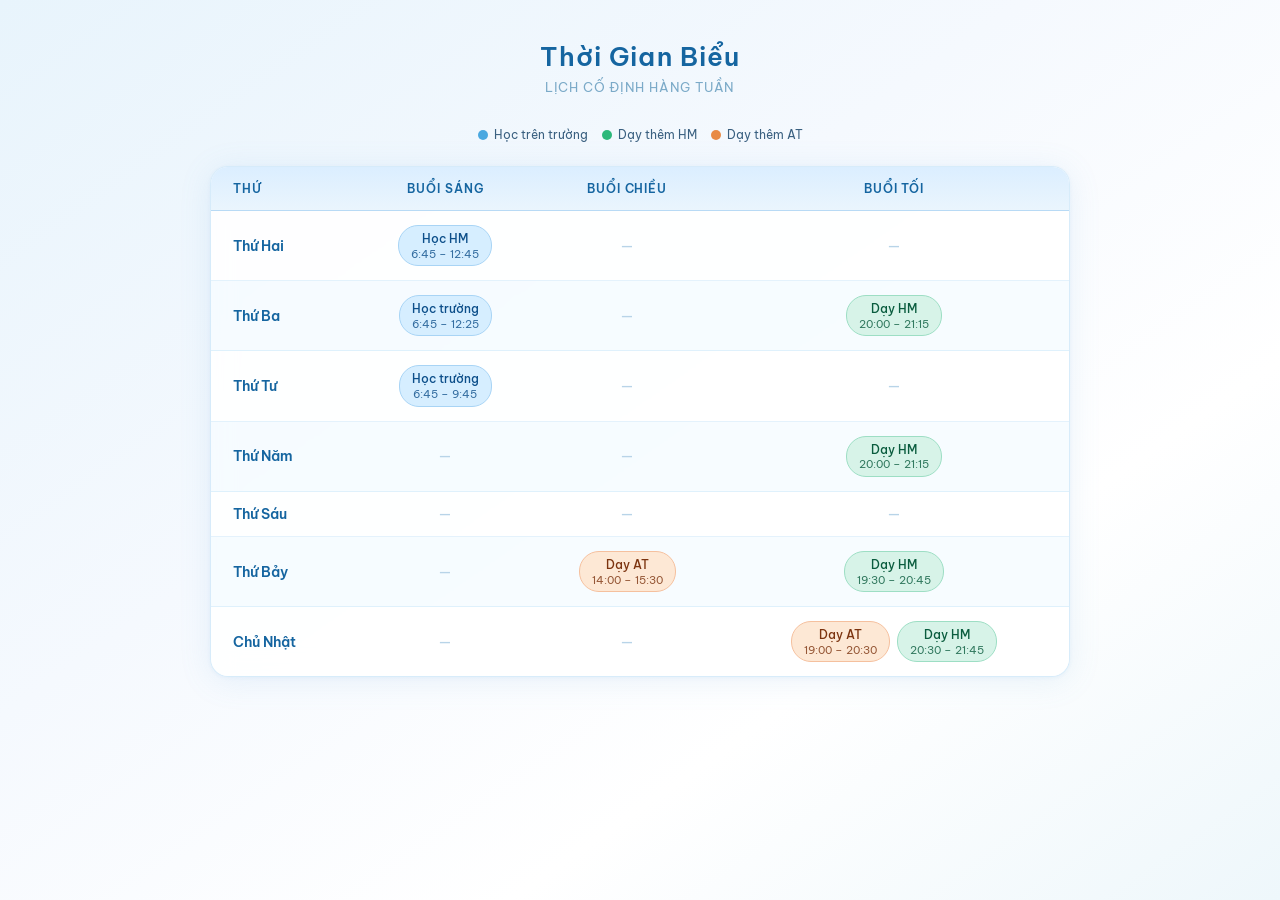
<file: job/index.html>
<!DOCTYPE html>
<html lang="vi">
<head>
<meta charset="UTF-8">
<meta name="viewport" content="width=device-width, initial-scale=1.0">
<title>Thời Gian Biểu</title>
<link href="https://fonts.googleapis.com/css2?family=Be+Vietnam+Pro:wght@300;400;500;600&display=swap" rel="stylesheet">
<style>
  *, *::before, *::after { box-sizing: border-box; margin: 0; padding: 0; }

  body {
    font-family: 'Be Vietnam Pro', sans-serif;
    background: linear-gradient(145deg, #e8f4fc 0%, #f5f9fe 40%, #ffffff 70%, #eef7fb 100%);
    min-height: 100vh;
    padding: 40px 20px;
    color: #1a3a52;
  }

  .container { max-width: 860px; margin: 0 auto; }

  h1 {
    text-align: center;
    font-size: 26px;
    font-weight: 600;
    letter-spacing: 0.04em;
    color: #1565a0;
    margin-bottom: 6px;
  }
  .subtitle {
    text-align: center;
    font-size: 13px;
    color: #7baac8;
    margin-bottom: 32px;
    letter-spacing: 0.06em;
    text-transform: uppercase;
  }

  .legend {
    display: flex; gap: 14px; flex-wrap: wrap;
    justify-content: center;
    margin-bottom: 24px;
  }
  .legend-item {
    display: flex; align-items: center; gap: 6px;
    font-size: 12px; color: #3a6080;
  }
  .legend-dot {
    width: 10px; height: 10px; border-radius: 50%;
  }

  table {
    width: 100%;
    border-collapse: separate;
    border-spacing: 0;
    background: rgba(255,255,255,0.72);
    backdrop-filter: blur(12px);
    border-radius: 18px;
    overflow: hidden;
    box-shadow: 0 4px 32px rgba(100,160,220,0.13), 0 1px 4px rgba(100,160,220,0.08);
    border: 1px solid rgba(178,217,245,0.5);
  }

  thead tr th {
    padding: 14px 10px;
    font-size: 12px;
    font-weight: 600;
    letter-spacing: 0.08em;
    text-transform: uppercase;
    color: #1565a0;
    background: linear-gradient(180deg, #dbeeff 0%, #eaf5fd 100%);
    border-bottom: 1.5px solid #b8daf5;
    text-align: center;
  }
  thead tr th:first-child { text-align: left; padding-left: 22px; }

  tbody tr { transition: background 0.15s; }
  tbody tr:hover td { background: rgba(210,236,252,0.35) !important; }

  tbody tr:nth-child(odd) td  { background: rgba(255,255,255,0.6); }
  tbody tr:nth-child(even) td { background: rgba(240,250,255,0.55); }

  td {
    padding: 12px 10px;
    vertical-align: middle;
    text-align: center;
    border-bottom: 1px solid rgba(178,217,245,0.35);
    font-size: 13px;
  }
  tbody tr:last-child td { border-bottom: none; }

  .day-cell {
    text-align: left;
    padding-left: 22px;
    font-weight: 600;
    font-size: 13.5px;
    color: #1565a0;
    white-space: nowrap;
    min-width: 90px;
  }

  .pill {
    display: inline-flex;
    flex-direction: column;
    align-items: center;
    padding: 5px 12px 4px;
    border-radius: 20px;
    font-size: 12px;
    font-weight: 500;
    line-height: 1.3;
    margin: 2px;
  }
  .pill .ptime {
    font-size: 10.5px;
    font-weight: 400;
    opacity: 0.8;
    margin-top: 1px;
  }

  .school { background: #d6eeff; color: #0d4f8a; border: 1px solid #a8d4f5; }
  .hm     { background: #d7f3e8; color: #0a5c3e; border: 1px solid #9ddec4; }
  .at     { background: #fde8d5; color: #7c3410; border: 1px solid #f5c09e; }
  .empty  { color: #b8d4e8; font-size: 16px; }

  @media (max-width: 560px) {
    h1 { font-size: 20px; }
    .pill { padding: 4px 8px; font-size: 11px; }
    .pill .ptime { font-size: 9.5px; }
    .day-cell { font-size: 12.5px; padding-left: 12px; }
    td { padding: 9px 5px; }
  }
</style>
</head>
<body>
<div class="container">
  <h1>Thời Gian Biểu</h1>
  <p class="subtitle">Lịch cố định hàng tuần</p>

  <div class="legend">
    <div class="legend-item"><div class="legend-dot" style="background:#4aa8e0;"></div> Học trên trường</div>
    <div class="legend-item"><div class="legend-dot" style="background:#2db87a;"></div> Dạy thêm HM</div>
    <div class="legend-item"><div class="legend-dot" style="background:#e88a45;"></div> Dạy thêm AT</div>
  </div>

  <table>
    <thead>
      <tr>
        <th>Thứ</th>
        <th>Buổi sáng</th>
        <th>Buổi chiều</th>
        <th>Buổi tối</th>
      </tr>
    </thead>
    <tbody>
      <tr>
        <td class="day-cell">Thứ Hai</td>
        <td>
          <span class="pill school">Học HM <span class="ptime">6:45 – 12:45</span></span>
        </td>
        <td><span class="empty">—</span></td>
        <td><span class="empty">—</span></td>
      </tr>
      <tr>
        <td class="day-cell">Thứ Ba</td>
        <td>
          <span class="pill school">Học trường <span class="ptime">6:45 – 12:25</span></span>
        </td>
        <td><span class="empty">—</span></td>
        <td>
          <span class="pill hm">Dạy HM <span class="ptime">20:00 – 21:15</span></span>
        </td>
      </tr>
      <tr>
        <td class="day-cell">Thứ Tư</td>
        <td>
          <span class="pill school">Học trường <span class="ptime">6:45 – 9:45</span></span>
        </td>
        <td><span class="empty">—</span></td>
        <td><span class="empty">—</span></td>
      </tr>
      <tr>
        <td class="day-cell">Thứ Năm</td>
        <td><span class="empty">—</span></td>
        <td><span class="empty">—</span></td>
        <td>
          <span class="pill hm">Dạy HM <span class="ptime">20:00 – 21:15</span></span>
        </td>
      </tr>
      <tr>
        <td class="day-cell">Thứ Sáu</td>
        <td><span class="empty">—</span></td>
        <td><span class="empty">—</span></td>
        <td><span class="empty">—</span></td>
      </tr>
      <tr>
        <td class="day-cell">Thứ Bảy</td>
        <td><span class="empty">—</span></td>
        <td>
          <span class="pill at">Dạy AT <span class="ptime">14:00 – 15:30</span></span>
        </td>
        <td>
          <span class="pill hm">Dạy HM <span class="ptime">19:30 – 20:45</span></span>
        </td>
      </tr>
      <tr>
        <td class="day-cell">Chủ Nhật</td>
        <td><span class="empty">—</span></td>
        <td><span class="empty">—</span></td>
        <td>
          <span class="pill at">Dạy AT <span class="ptime">19:00 – 20:30</span></span>
          <span class="pill hm">Dạy HM <span class="ptime">20:30 – 21:45</span></span>
        </td>
      </tr>
    </tbody>
  </table>
</div>
</body>
</html>
</file>
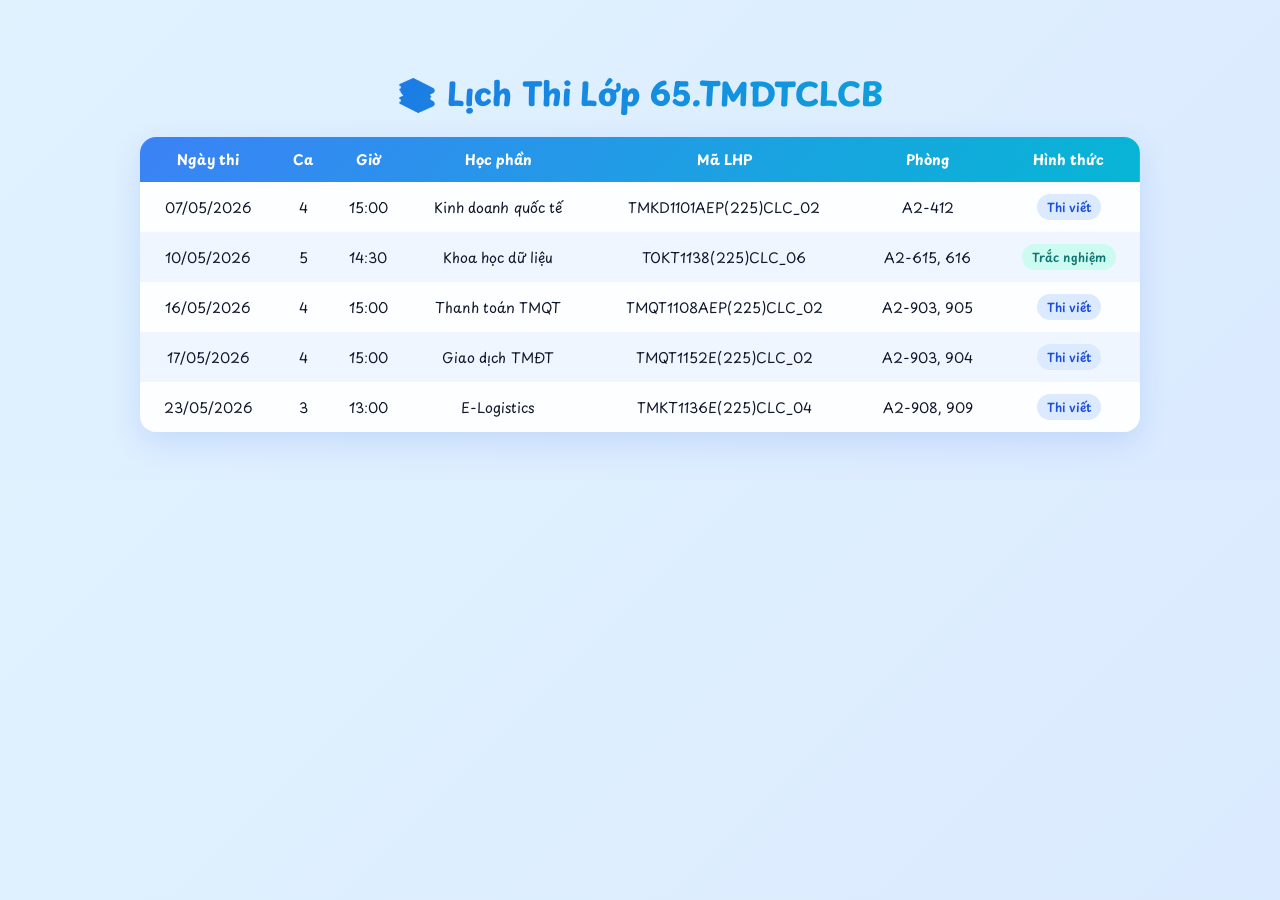
<file: thi/index.html>
<!DOCTYPE html>
<html lang="vi">
<head>
  <meta charset="UTF-8" />
  <meta name="viewport" content="width=device-width, initial-scale=1.0" />
  <meta property="og:description" content="" />
  <meta property="og:image" content="https://minyh.pages.dev/thi.png" />
  <meta property="og:type" content="website" />
  <meta name="twitter:card" content="summary_large_image" /> 
  <meta name="theme-color" content="#fddced" />
  <title>Lịch Thi Kỳ Mùa Xuân 2026</title>
  <link rel="icon" type="image/png" href="../webicon.png">
  <link href="https://fonts.googleapis.com/css2?family=Playpen+Sans:wght@300;400;600;800&display=swap" rel="stylesheet" />

  <style>
  body {
    font-family: 'Playpen Sans', cursive;
    background: linear-gradient(135deg, #e0f2fe, #dbeafe);
    padding: 40px 20px;
    color: #0f172a;
  }

  h1 {
    text-align: center;
    margin-bottom: 20px;
    font-weight: 800;
    background: linear-gradient(135deg, #2563eb, #06b6d4);
    -webkit-background-clip: text;
    -webkit-text-fill-color: transparent;
  }

  .table-container {
    max-width: 1000px;
    margin: auto;
    background: rgba(255,255,255,0.95);
    border-radius: 16px;
    box-shadow: 0 10px 30px rgba(37, 99, 235, 0.15);
    overflow: hidden;
  }

  table {
    width: 100%;
    border-collapse: collapse;
  }

  thead {
    background: linear-gradient(135deg, #3b82f6, #06b6d4);
    color: white;
  }

  th, td {
    padding: 12px;
    text-align: center;
    font-size: 14px;
  }

  th {
    font-weight: 700;
  }

  tbody tr:nth-child(even) {
    background: #eff6ff;
  }

  tbody tr:hover {
    background: #dbeafe;
    transition: 0.2s;
  }

  .chip {
    padding: 4px 10px;
    border-radius: 999px;
    font-size: 12px;
    font-weight: 600;
    display: inline-block;
  }

  .write { background: #dbeafe; color: #1d4ed8; }
  .test  { background: #ccfbf1; color: #0f766e; }
</style>
</head>
<body>

<h1>📚 Lịch Thi Lớp 65.TMDTCLCB</h1>

<div class="table-container">
  <table>
    <thead>
      <tr>
        <th>Ngày thi</th>
        <th>Ca</th>
        <th>Giờ</th>
        <th>Học phần</th>
        <th>Mã LHP</th>
        <th>Phòng</th>
        <th>Hình thức</th>
      </tr>
    </thead>
    <tbody>
      <tr>
        <td>07/05/2026</td>
        <td>4</td>
        <td>15:00</td>
        <td>Kinh doanh quốc tế</td>
        <td>TMKD1101AEP(225)CLC_02</td>
        <td>A2-412</td>
        <td><span class="chip write">Thi viết</span></td>
      </tr>

      <tr>
        <td>10/05/2026</td>
        <td>5</td>
        <td>14:30</td>
        <td>Khoa học dữ liệu</td>
        <td>TOKT1138(225)CLC_06</td>
        <td>A2-615, 616</td>
        <td><span class="chip test">Trắc nghiệm</span></td>
      </tr>

      <tr>
        <td>16/05/2026</td>
        <td>4</td>
        <td>15:00</td>
        <td>Thanh toán TMQT</td>
        <td>TMQT1108AEP(225)CLC_02</td>
        <td>A2-903, 905</td>
        <td><span class="chip write">Thi viết</span></td>
      </tr>

      <tr>
        <td>17/05/2026</td>
        <td>4</td>
        <td>15:00</td>
        <td>Giao dịch TMĐT</td>
        <td>TMQT1152E(225)CLC_02</td>
        <td>A2-903, 904</td>
        <td><span class="chip write">Thi viết</span></td>
      </tr>

      <tr>
        <td>23/05/2026</td>
        <td>3</td>
        <td>13:00</td>
        <td>E-Logistics</td>
        <td>TMKT1136E(225)CLC_04</td>
        <td>A2-908, 909</td>
        <td><span class="chip write">Thi viết</span></td>
      </tr>

    </tbody>
  </table>
</div>

</body>
</html>
</file>
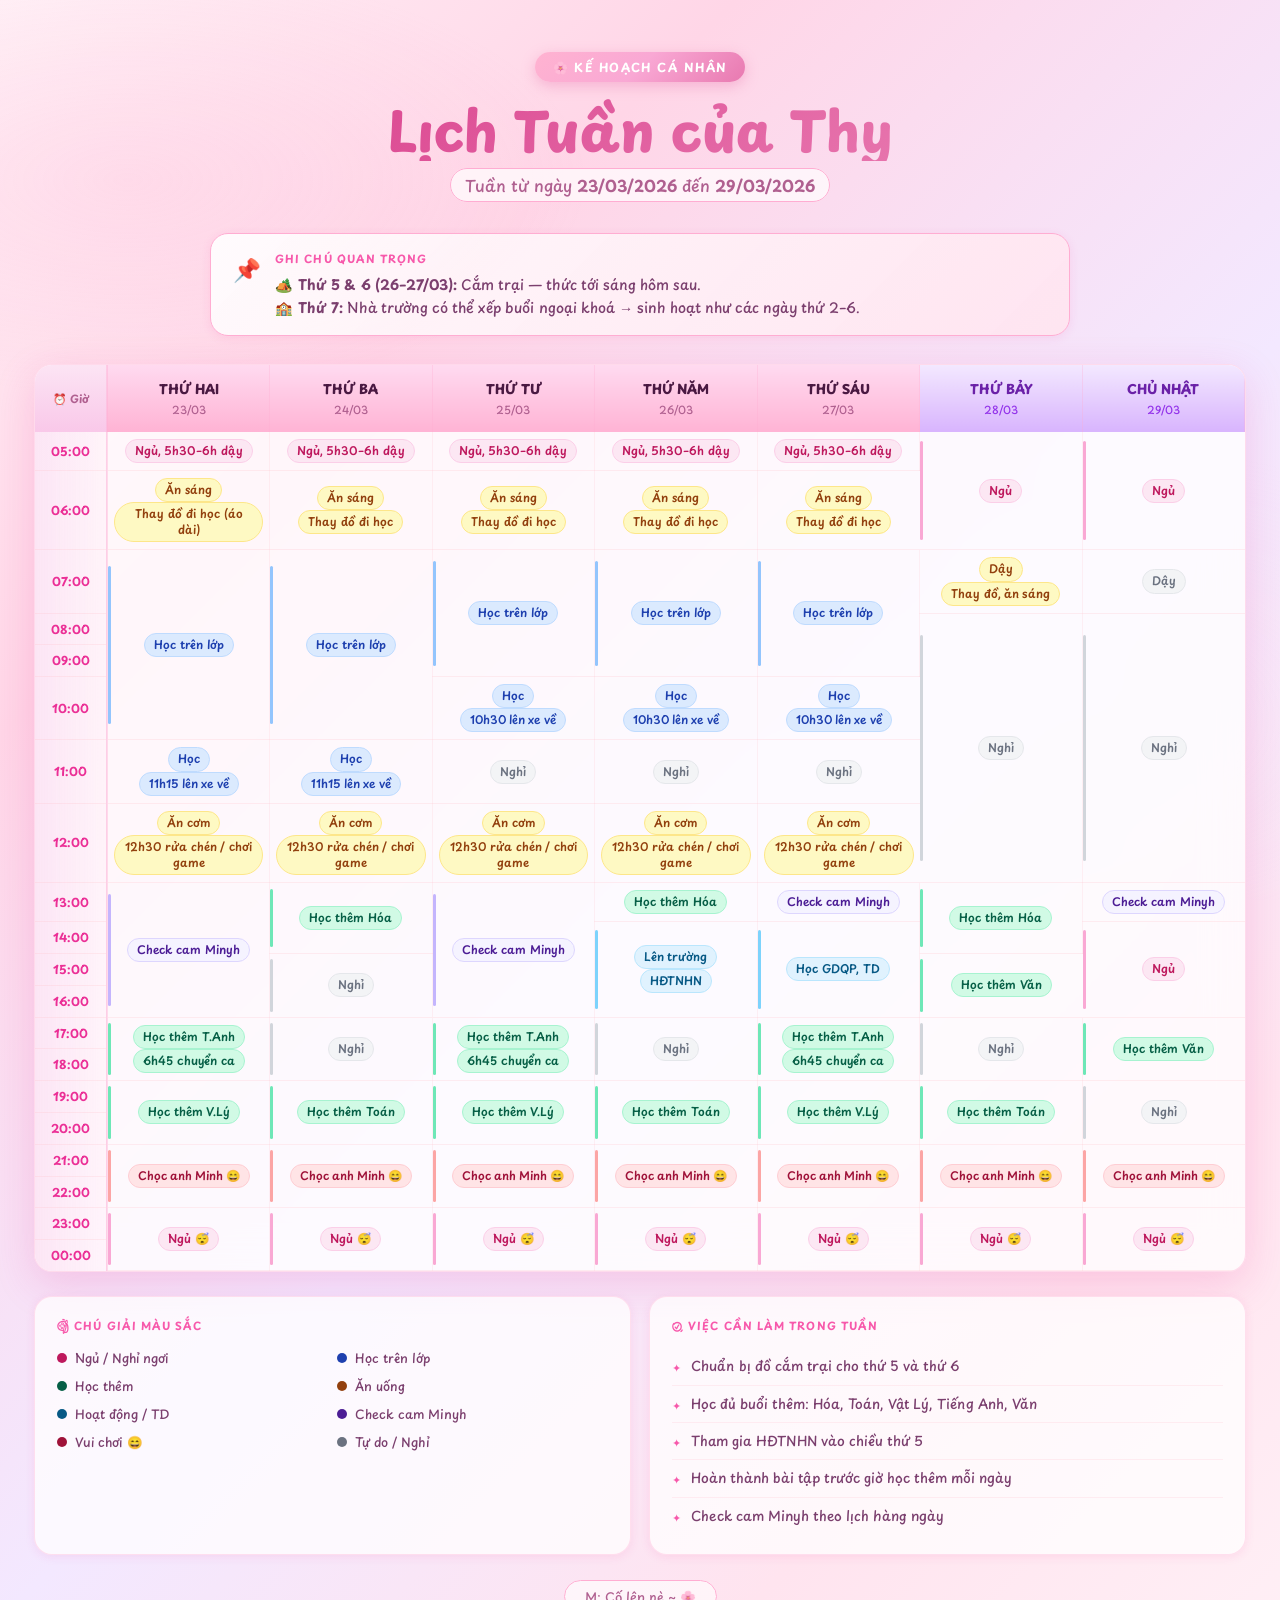
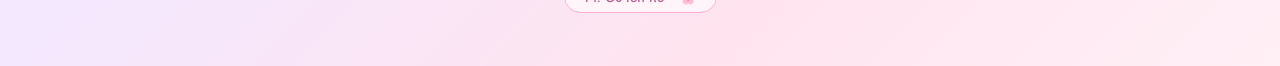
<file: thy/index.html>
<!DOCTYPE html>
<html lang="vi">
<head>
  <meta charset="UTF-8" />
  <meta name="viewport" content="width=device-width, initial-scale=1.0" />
  <meta property="og:title" content="Lịch Tuần của Thy 🌸" />
  <meta property="og:description" content="" />
  <meta property="og:image" content="https://minyh.pages.dev/schedule.png" />
  <meta property="og:type" content="website" />
  <meta name="twitter:card" content="summary_large_image" /> 
  <meta name="theme-color" content="#fddced" />
  <title>Lịch Tuần của Thy 🌸</title>
  <link rel="icon" type="image/png" href="../webicon.png">
  <link href="https://fonts.googleapis.com/css2?family=Playpen+Sans:wght@300;400;500;600;700;800&display=swap" rel="stylesheet" />
  <style>
    :root {
      --pink-100: #ffd6e7;
      --pink-200: #ffadd2;
      --pink-400: #f759ab;
      --pink-500: #eb2f96;
      --text-dark: #4a1942;
      --text-mid:  #7b3f6e;
      --text-soft: #b06090;
      --shadow-sm: 0 2px 10px rgba(235,47,150,0.10);
      --shadow-lg: 0 12px 40px rgba(235,47,150,0.18);
      --radius: 18px;
    }
    *, *::before, *::after { box-sizing: border-box; margin: 0; padding: 0; }
    body {
      font-family: 'Playpen Sans', cursive;
      background: linear-gradient(135deg, #fff0f6 0%, #ffd6e7 25%, #f3e8ff 55%, #ffe4ef 80%, #fff0f6 100%);
      min-height: 100vh;
      color: var(--text-dark);
      padding: 0 0 60px 0;
      overflow-x: hidden;
    }
    body::before {
      content: '';
      position: fixed; inset: 0;
      background:
        radial-gradient(ellipse 60% 40% at 10% 20%, rgba(255,173,210,0.18) 0%, transparent 60%),
        radial-gradient(ellipse 50% 50% at 90% 80%, rgba(243,232,255,0.25) 0%, transparent 60%);
      pointer-events: none; z-index: 0;
    }

    /* HEADER */
    header { position: relative; text-align: center; padding: 52px 20px 36px; z-index: 1; }
    .header-badge {
      display: inline-block;
      background: linear-gradient(135deg, #ffb3d1, #f9a8d4, #e879b0);
      color: white; font-size: 0.75rem; font-weight: 700;
      letter-spacing: 0.12em; text-transform: uppercase;
      padding: 6px 18px; border-radius: 100px; margin-bottom: 16px;
      box-shadow: 0 4px 14px rgba(233,121,176,0.4);
    }
    header h1 {
      font-size: clamp(2rem, 5vw, 3.4rem); font-weight: 800;
      background: linear-gradient(135deg, #d63384 0%, #e879b0 40%, #c026d3 100%);
      background-size: 200% auto;
      -webkit-background-clip: text; -webkit-text-fill-color: transparent; background-clip: text;
      line-height: 1.15; margin-bottom: 12px;
      animation: shimmer 4s linear infinite;
    }
    @keyframes shimmer { 0% { background-position: -200% center; } 100% { background-position: 200% center; } }
    .header-week { font-size: 1rem; color: var(--text-soft); font-weight: 500; }
    .header-week span {
      background: rgba(255,255,255,0.7); padding: 4px 14px;
      border-radius: 100px; border: 1px solid var(--pink-200);
    }

    /* NOTE */
    .note-banner { max-width: 900px; margin: 0 auto 28px; padding: 0 20px; position: relative; z-index: 1; }
    .note-card {
      background: linear-gradient(135deg, rgba(255,255,255,0.88), rgba(255,228,239,0.9));
      border: 1.5px solid var(--pink-200); border-radius: var(--radius);
      padding: 16px 22px; box-shadow: var(--shadow-sm); backdrop-filter: blur(10px);
      display: flex; gap: 14px; align-items: flex-start;
    }
    .note-icon { font-size: 1.4rem; flex-shrink: 0; margin-top: 2px; }
    .note-title { font-size: 0.68rem; font-weight: 700; letter-spacing: 0.1em; text-transform: uppercase; color: var(--pink-400); margin-bottom: 6px; }
    .note-text { font-size: 0.88rem; color: var(--text-mid); line-height: 1.65; font-weight: 500; }

    /* TABLE */
    .schedule-wrapper { max-width: 1240px; margin: 0 auto; padding: 0 14px; position: relative; z-index: 1; }
    .table-container {
      background: rgba(255,255,255,0.78); border-radius: var(--radius);
      box-shadow: var(--shadow-lg); backdrop-filter: blur(20px);
      border: 1.5px solid rgba(255,173,210,0.4); overflow: hidden;
    }
    .table-scroll { overflow-x: auto; }
    table { width: 100%; border-collapse: collapse; table-layout: fixed; }
    col.col-time { width: 72px; }
    col.col-day  { width: calc((100% - 72px) / 7); }

    thead th { padding: 14px 8px; text-align: center; font-size: 0.78rem; font-weight: 700; }
    thead th.col-time-h {
      background: linear-gradient(180deg, #fce4f4, #f9c8e9);
      color: var(--text-soft); font-size: 0.68rem;
      border-right: 2px solid rgba(255,173,210,0.45);
    }
    .day-header {
      background: linear-gradient(180deg, #ffdaf0 0%, #ffb3d4 100%);
      color: var(--text-dark); border-right: 1px solid rgba(255,173,210,0.3);
    }
    .day-header .day-name { font-size: 0.82rem; font-weight: 800; }
    .day-header .day-date { font-size: 0.68rem; font-weight: 500; color: var(--text-soft); margin-top: 3px; }
    .day-header.weekend { background: linear-gradient(180deg, #f3e8ff 0%, #d8b4fe 100%); }
    .day-header.weekend .day-name { color: #6b21a8; }
    .day-header.weekend .day-date { color: #9333ea; }

    tbody tr { transition: background 0.15s; }
    tbody tr:hover { background: rgba(255,192,203,0.08); }
    td {
      padding: 7px 6px; text-align: center; font-size: 0.76rem;
      font-weight: 500; color: var(--text-mid);
      border-bottom: 1px solid rgba(255,182,193,0.22);
      border-right: 1px solid rgba(255,182,193,0.18);
      vertical-align: middle; word-break: break-word; line-height: 1.4;
    }
    td:last-child { border-right: none; }
    tbody tr:last-child td { border-bottom: none; }
    td.time-cell {
      background: linear-gradient(90deg, rgba(252,228,244,0.95), rgba(255,240,248,0.5));
      font-weight: 700; font-size: 0.75rem; color: var(--pink-500);
      border-right: 2px solid rgba(255,173,210,0.4); white-space: nowrap;
    }

    /* Merged cell left accent */
    td.merged { position: relative; }
    td.merged::before {
      content: ''; position: absolute;
      left: 0; top: 8%; bottom: 8%; width: 3px; border-radius: 2px;
    }
    td.mg-school::before   { background: #93c5fd; }
    td.mg-extra::before    { background: #6ee7b7; }
    td.mg-sleep::before    { background: #f9a8d4; }
    td.mg-eat::before      { background: #fcd34d; }
    td.mg-cam::before      { background: #c4b5fd; }
    td.mg-activity::before { background: #7dd3fc; }
    td.mg-rest::before     { background: #d1d5db; }
    td.mg-fun::before      { background: #fca5a5; }

    /* CHIPS */
    .chip { display: inline-block; padding: 3px 9px; border-radius: 100px; font-size: 0.72rem; font-weight: 600; line-height: 1.4; white-space: normal; }
    .chip-sleep    { background: #fce7f3; color: #be185d; border: 1px solid #fbcfe8; }
    .chip-school   { background: #dbeafe; color: #1e40af; border: 1px solid #bfdbfe; }
    .chip-extra    { background: #d1fae5; color: #065f46; border: 1px solid #a7f3d0; }
    .chip-rest     { background: #f3f4f6; color: #6b7280; border: 1px solid #e5e7eb; }
    .chip-eat      { background: #fef9c3; color: #92400e; border: 1px solid #fde68a; }
    .chip-fun      { background: #ffe4e6; color: #9f1239; border: 1px solid #fecdd3; }
    .chip-activity { background: #e0f2fe; color: #075985; border: 1px solid #bae6fd; }
    .chip-cam      { background: #f5f3ff; color: #4c1d95; border: 1px solid #ddd6fe; }

    /* BOTTOM */
    .bottom-section {
      max-width: 1240px; margin: 24px auto 0; padding: 0 14px;
      display: grid; grid-template-columns: 1fr 1fr; gap: 18px;
      position: relative; z-index: 1;
    }
    @media (max-width: 640px) { .bottom-section { grid-template-columns: 1fr; } }
    .card {
      background: rgba(255,255,255,0.75); border-radius: var(--radius);
      box-shadow: var(--shadow-sm); border: 1.5px solid rgba(255,173,210,0.35);
      padding: 20px 22px; backdrop-filter: blur(10px);
    }
    .card-title { font-size: 0.68rem; font-weight: 700; letter-spacing: 0.1em; text-transform: uppercase; color: var(--pink-400); margin-bottom: 14px; }
    .legend-grid { display: grid; grid-template-columns: 1fr 1fr; gap: 9px; }
    .legend-item { display: flex; align-items: center; gap: 8px; font-size: 0.78rem; color: var(--text-mid); font-weight: 500; }
    .legend-dot { width: 10px; height: 10px; border-radius: 50%; flex-shrink: 0; }
    .todo-list { list-style: none; }
    .todo-list li { display: flex; gap: 10px; font-size: 0.84rem; color: var(--text-mid); font-weight: 500; padding: 8px 0; border-bottom: 1px solid rgba(255,182,193,0.2); line-height: 1.5; }
    .todo-list li:last-child { border-bottom: none; }
    .todo-list li::before { content: '✦'; color: var(--pink-400); font-size: 0.68rem; margin-top: 4px; flex-shrink: 0; }

    footer { text-align: center; padding: 32px 20px 0; font-size: 0.8rem; color: var(--text-soft); font-weight: 500; position: relative; z-index: 1; }
    footer span { background: rgba(255,255,255,0.6); padding: 6px 20px; border-radius: 100px; border: 1px solid var(--pink-200); }

    @keyframes fadeUp { from { opacity: 0; transform: translateY(18px); } to { opacity: 1; transform: translateY(0); } }
    header           { animation: fadeUp 0.6s ease both; }
    .note-banner     { animation: fadeUp 0.6s 0.08s ease both; }
    .table-container { animation: fadeUp 0.65s 0.18s ease both; }
    .bottom-section  { animation: fadeUp 0.65s 0.3s ease both; }
  </style>
</head>
<body>

<header>
  <div class="header-badge">🌸 Kế hoạch cá nhân</div>
  <h1>Lịch Tuần của Thy</h1>
  <div class="header-week">
    <span>Tuần từ ngày <strong>23/03/2026</strong> đến <strong>29/03/2026</strong></span>
  </div>
</header>

<div class="note-banner">
  <div class="note-card">
    <div class="note-icon">📌</div>
    <div>
      <div class="note-title">Ghi Chú Quan Trọng</div>
      <div class="note-text">
        🏕️ <strong>Thứ 5 & 6 (26–27/03):</strong> Cắm trại — thức tới sáng hôm sau.<br>
        🏫 <strong>Thứ 7:</strong> Nhà trường có thể xếp buổi ngoại khoá → sinh hoạt như các ngày thứ 2–6.
      </div>
    </div>
  </div>
</div>

<div class="schedule-wrapper">
  <div class="table-container">
    <div class="table-scroll">
      <table>
        <colgroup>
          <col class="col-time">
          <col class="col-day"><col class="col-day"><col class="col-day">
          <col class="col-day"><col class="col-day"><col class="col-day"><col class="col-day">
        </colgroup>
        <thead>
          <tr>
            <th class="col-time-h">⏰ Giờ</th>
            <th class="day-header"><div class="day-name">THỨ HAI</div><div class="day-date">23/03</div></th>
            <th class="day-header"><div class="day-name">THỨ BA</div><div class="day-date">24/03</div></th>
            <th class="day-header"><div class="day-name">THỨ TƯ</div><div class="day-date">25/03</div></th>
            <th class="day-header"><div class="day-name">THỨ NĂM</div><div class="day-date">26/03</div></th>
            <th class="day-header"><div class="day-name">THỨ SÁU</div><div class="day-date">27/03</div></th>
            <th class="day-header weekend"><div class="day-name">THỨ BẢY</div><div class="day-date">28/03</div></th>
            <th class="day-header weekend"><div class="day-name">CHỦ NHẬT</div><div class="day-date">29/03</div></th>
          </tr>
        </thead>
        <tbody id="tbody"></tbody>
      </table>
    </div>
  </div>
</div>

<div class="bottom-section">
  <div class="card">
    <div class="card-title">🎨 Chú giải màu sắc</div>
    <div class="legend-grid">
      <div class="legend-item"><span class="legend-dot" style="background:#be185d"></span>Ngủ / Nghỉ ngơi</div>
      <div class="legend-item"><span class="legend-dot" style="background:#1e40af"></span>Học trên lớp</div>
      <div class="legend-item"><span class="legend-dot" style="background:#065f46"></span>Học thêm</div>
      <div class="legend-item"><span class="legend-dot" style="background:#92400e"></span>Ăn uống</div>
      <div class="legend-item"><span class="legend-dot" style="background:#075985"></span>Hoạt động / TD</div>
      <div class="legend-item"><span class="legend-dot" style="background:#4c1d95"></span>Check cam Minyh</div>
      <div class="legend-item"><span class="legend-dot" style="background:#9f1239"></span>Vui chơi 😄</div>
      <div class="legend-item"><span class="legend-dot" style="background:#6b7280"></span>Tự do / Nghỉ</div>
    </div>
  </div>
  <div class="card">
    <div class="card-title">✅ Việc cần làm trong tuần</div>
    <ul class="todo-list">
      <li>Chuẩn bị đồ cắm trại cho thứ 5 và thứ 6</li>
      <li>Học đủ buổi thêm: Hóa, Toán, Vật Lý, Tiếng Anh, Văn</li>
      <li>Tham gia HĐTNHN vào chiều thứ 5</li>
      <li>Hoàn thành bài tập trước giờ học thêm mỗi ngày</li>
      <li>Check cam Minyh theo lịch hàng ngày</li>
    </ul>
  </div>
</div>

<footer>
  <span>M: Cố lên nè ~ 🌸 </span>
</footer>

<script>
// ── Data từ xlsx sau khi xử lý merged cells ──
// Mỗi phần tử: { t: text, type: loại, rs: rowspan } hoặc null (ô bị gộp bên trên)

const C = (t, type, rs = 1) => ({ t, type, rs });
const _ = null; // bị gộp bởi ô phía trên

// [time, Mon, Tue, Wed, Thu, Fri, Sat, Sun]
const ROWS = [
  ['05:00',
    C('Ngủ, 5h30–6h dậy','sleep'),   C('Ngủ, 5h30–6h dậy','sleep'),
    C('Ngủ, 5h30–6h dậy','sleep'),   C('Ngủ, 5h30–6h dậy','sleep'),
    C('Ngủ, 5h30–6h dậy','sleep'),   C('Ngủ','sleep',2),   C('Ngủ','sleep',2)],

  ['06:00',
    C('Ăn sáng\nThay đồ đi học (áo dài)','eat'),  C('Ăn sáng\nThay đồ đi học','eat'),
    C('Ăn sáng\nThay đồ đi học','eat'),            C('Ăn sáng\nThay đồ đi học','eat'),
    C('Ăn sáng\nThay đồ đi học','eat'),            _,                    _],

  ['07:00',
    C('Học trên lớp','school',4),   C('Học trên lớp','school',4),
    C('Học trên lớp','school',3),   C('Học trên lớp','school',3),
    C('Học trên lớp','school',3),   C('Dậy\nThay đồ, ăn sáng','eat'), C('Dậy','rest')],

  ['08:00', _, _, _, _, _, C('Nghỉ','rest',5), C('Nghỉ','rest',5)],
  ['09:00', _, _, _, _, _, _, _],

  ['10:00',
    _,  _,
    C('Học\n10h30 lên xe về','school'),  C('Học\n10h30 lên xe về','school'),
    C('Học\n10h30 lên xe về','school'),  _, _],

  ['11:00',
    C('Học\n11h15 lên xe về','school'),  C('Học\n11h15 lên xe về','school'),
    C('Nghỉ','rest'),   C('Nghỉ','rest'),   C('Nghỉ','rest'),   _,  _],

  ['12:00',
    C('Ăn cơm\n12h30 rửa chén / chơi game','eat'),
    C('Ăn cơm\n12h30 rửa chén / chơi game','eat'),
    C('Ăn cơm\n12h30 rửa chén / chơi game','eat'),
    C('Ăn cơm\n12h30 rửa chén / chơi game','eat'),
    C('Ăn cơm\n12h30 rửa chén / chơi game','eat'),
    _, _],

  ['13:00',
    C('Check cam Minyh','cam',4),   C('Học thêm Hóa','extra',2),
    C('Check cam Minyh','cam',4),   C('Học thêm Hóa','extra',1),
    C('Check cam Minyh','cam',1),   C('Học thêm Hóa','extra',2),  C('Check cam Minyh','cam',1)],

  ['14:00',
    _,  _,  _,
    C('Lên trường\nHĐTNHN','activity',3),
    C('Học GDQP, TD','activity',3),
    _,  C('Ngủ','sleep',3)],

  ['15:00',
    _,  C('Nghỉ','rest',2),  _,  _,  _,
    C('Học thêm Văn','extra',2),  _],

  ['16:00', _, _, _, _, _, _, _],

  ['17:00',
    C('Học thêm T.Anh\n6h45 chuyển ca','extra',2),  C('Nghỉ','rest',2),
    C('Học thêm T.Anh\n6h45 chuyển ca','extra',2),  C('Nghỉ','rest',2),
    C('Học thêm T.Anh\n6h45 chuyển ca','extra',2),  C('Nghỉ','rest',2),
    C('Học thêm Văn','extra',2)],

  ['18:00', _, _, _, _, _, _, _],

  ['19:00',
    C('Học thêm V.Lý','extra',2),   C('Học thêm Toán','extra',2),
    C('Học thêm V.Lý','extra',2),   C('Học thêm Toán','extra',2),
    C('Học thêm V.Lý','extra',2),   C('Học thêm Toán','extra',2),
    C('Nghỉ','rest',2)],

  ['20:00', _, _, _, _, _, _, _],

  ['21:00',
    C('Chọc anh Minh 😄','fun',2),  C('Chọc anh Minh 😄','fun',2),
    C('Chọc anh Minh 😄','fun',2),  C('Chọc anh Minh 😄','fun',2),
    C('Chọc anh Minh 😄','fun',2),  C('Chọc anh Minh 😄','fun',2),
    C('Chọc anh Minh 😄','fun',2)],

  ['22:00', _, _, _, _, _, _, _],

  ['23:00',
    C('Ngủ 😴','sleep',2),  C('Ngủ 😴','sleep',2),
    C('Ngủ 😴','sleep',2),  C('Ngủ 😴','sleep',2),
    C('Ngủ 😴','sleep',2),  C('Ngủ 😴','sleep',2),
    C('Ngủ 😴','sleep',2)],

  ['00:00', _, _, _, _, _, _, _],
];

const CHIP = {
  sleep:    'chip chip-sleep',
  school:   'chip chip-school',
  extra:    'chip chip-extra',
  rest:     'chip chip-rest',
  eat:      'chip chip-eat',
  fun:      'chip chip-fun',
  activity: 'chip chip-activity',
  cam:      'chip chip-cam',
};
const MG_CLS = type => type ? `mg-${type}` : '';

const tbody = document.getElementById('tbody');

ROWS.forEach(([time, ...cells]) => {
  const tr = document.createElement('tr');

  // Time cell
  const timeTd = document.createElement('td');
  timeTd.className = 'time-cell';
  timeTd.textContent = time;
  tr.appendChild(timeTd);

  cells.forEach(cell => {
    if (cell === null) return; // skip — covered by rowspan
    const td = document.createElement('td');
    if (cell.rs > 1) {
      td.rowSpan = cell.rs;
      td.classList.add('merged', MG_CLS(cell.type));
    }
    const lines = cell.t.split('\n').filter(l => l.trim());
    td.innerHTML = lines
      .map(l => `<span class="${CHIP[cell.type] || 'chip chip-rest'}">${l.trim()}</span>`)
      .join('<br style="margin:2px 0">');
    tr.appendChild(td);
  });

  tbody.appendChild(tr);
});
</script>
</body>
</html>
</file>
